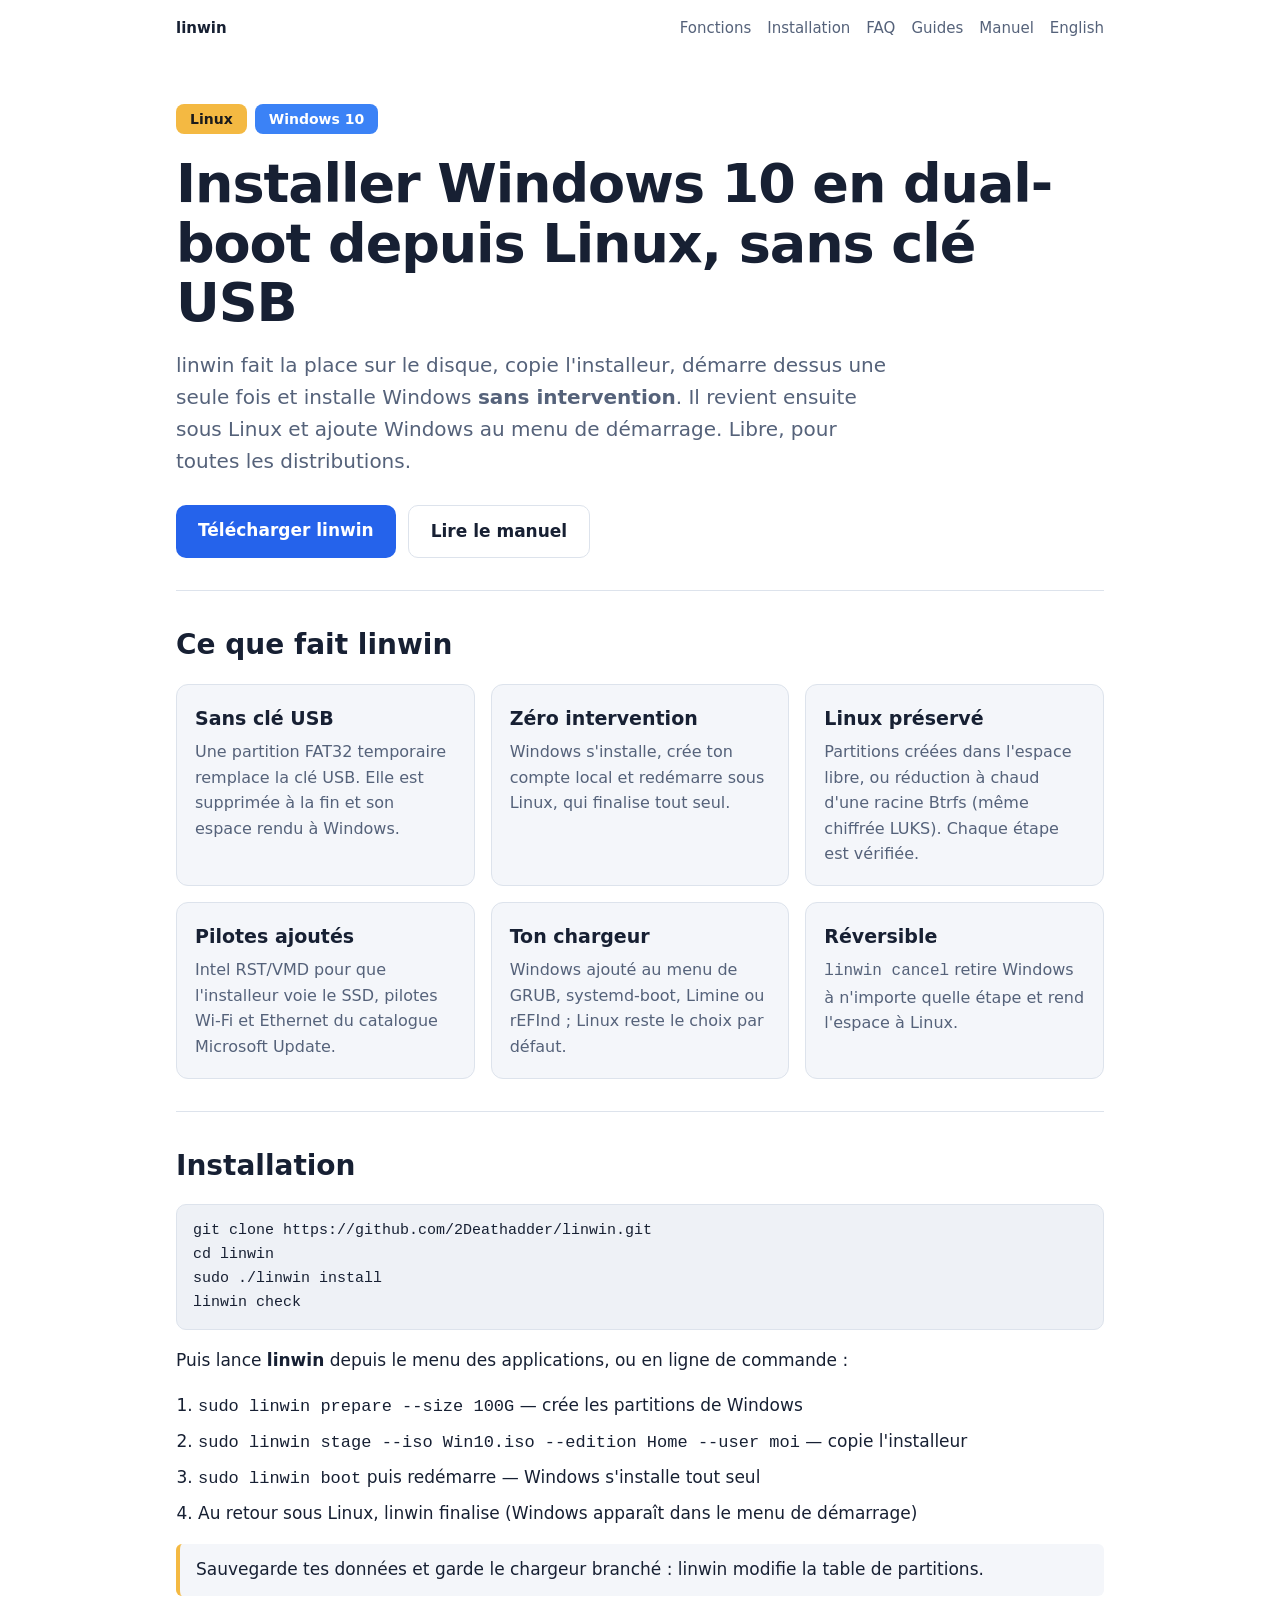
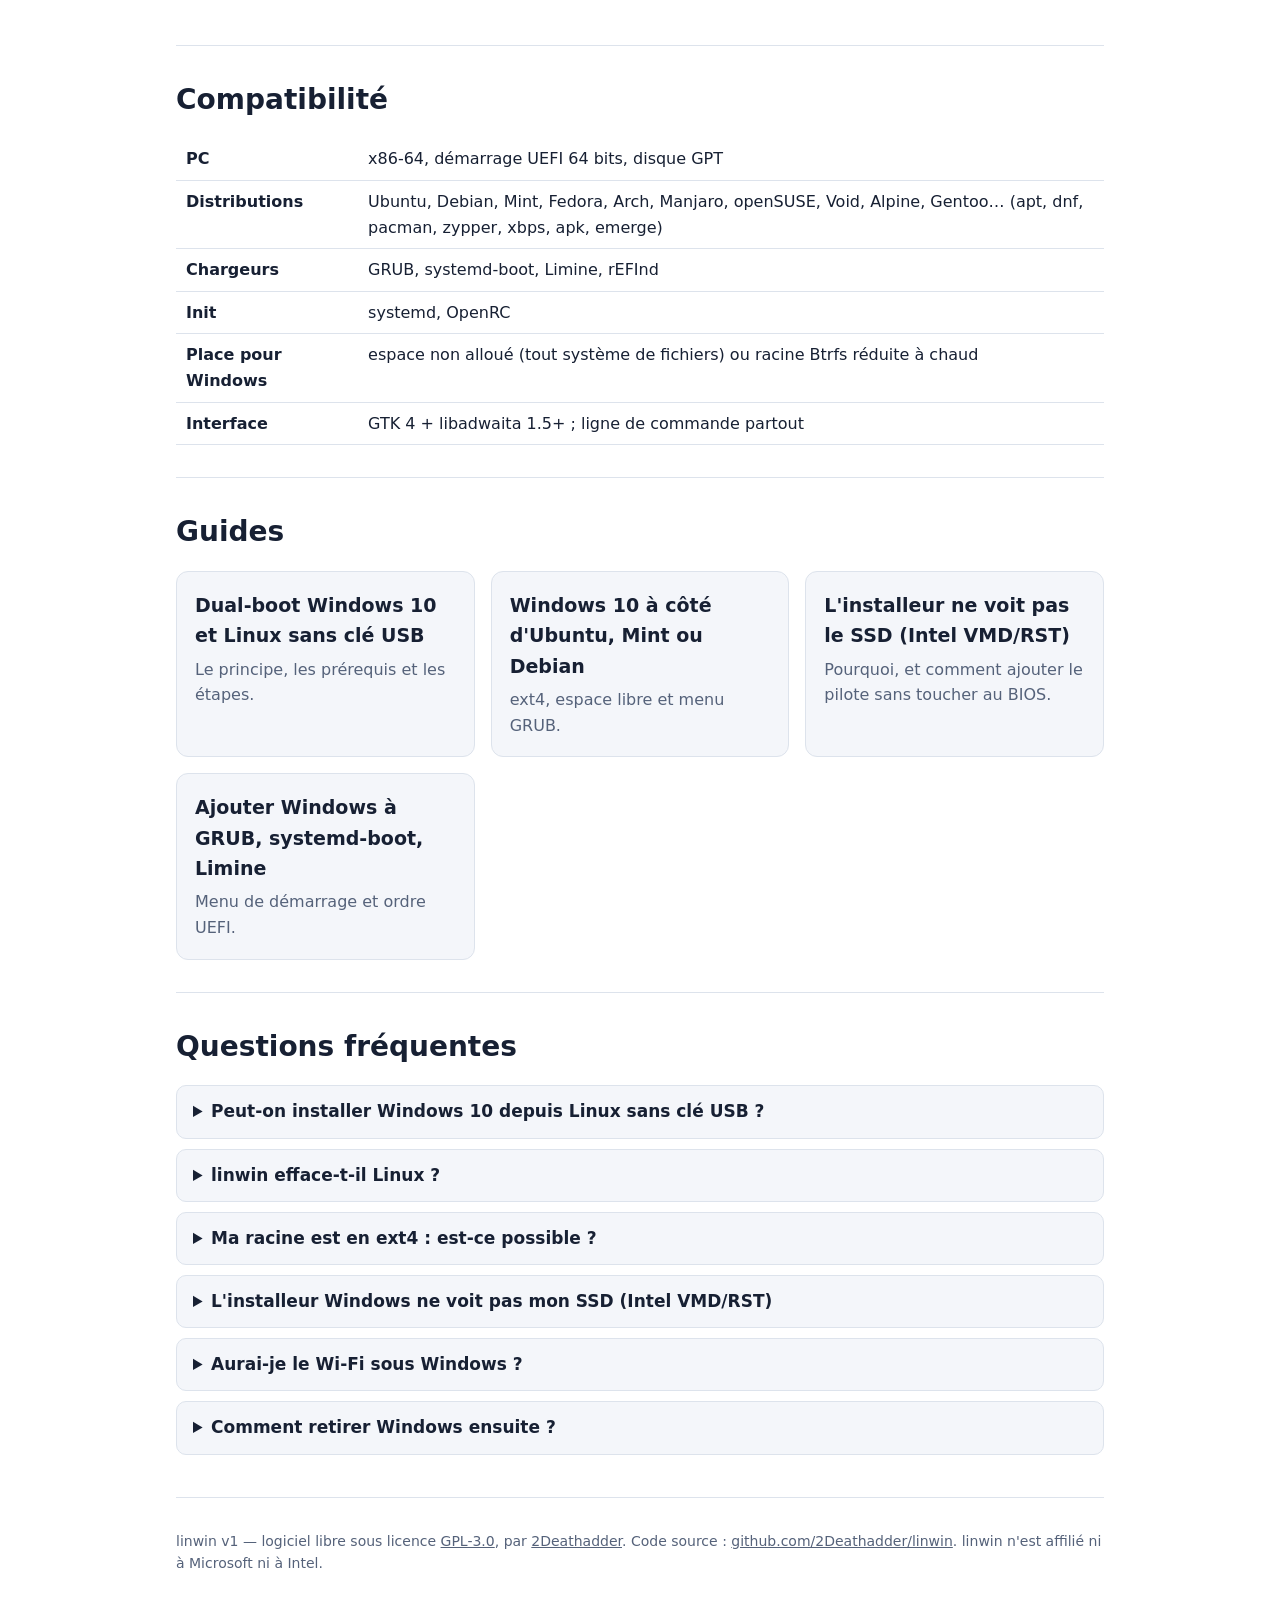
<file: docs/index.html>
<!doctype html>
<html lang="fr">
<head>
<meta charset="utf-8">
<meta name="viewport" content="width=device-width, initial-scale=1">
<title>linwin — installer Windows 10 en dual-boot depuis Linux, sans clé USB</title>
<meta name="description" content="linwin installe Windows 10 à côté de Linux sans clé USB : partitionnement automatique, installation sans intervention, pilotes Wi-Fi et Intel RST ajoutés, GRUB, systemd-boot et Limine. Libre (GPL-3.0), toutes distributions.">
<meta name="keywords" content="dual boot Linux Windows, installer Windows depuis Linux, Windows 10 sans clé USB, dual-boot sans USB, GRUB Windows, systemd-boot Windows, Limine Windows, Btrfs, Intel RST VMD, WinPE, unattend">
<link rel="canonical" href="https://2deathadder.github.io/linwin/">
<link rel="alternate" hreflang="fr" href="https://2deathadder.github.io/linwin/">
<link rel="alternate" hreflang="en" href="https://2deathadder.github.io/linwin/en/">
<link rel="alternate" hreflang="x-default" href="https://2deathadder.github.io/linwin/en/">
<meta name="robots" content="index, follow">
<meta name="google-site-verification" content="6x_nVg5ShqfbiN6l9bb-sRWy_I1lIZ5-ergKv65XdYc" />
<meta property="og:type" content="website">
<meta property="og:site_name" content="linwin">
<meta property="og:locale" content="fr_FR">
<meta property="og:locale:alternate" content="en_US">
<meta property="og:title" content="linwin — Windows 10 en dual-boot depuis Linux, sans clé USB">
<meta property="og:description" content="Installe Windows 10 à côté de Linux sans clé USB : installation automatique, pilotes ajoutés, toutes distributions.">
<meta property="og:url" content="https://2deathadder.github.io/linwin/">
<meta property="og:image" content="https://2deathadder.github.io/linwin/og.png">
<meta property="og:image:width" content="1200">
<meta property="og:image:height" content="630">
<meta name="twitter:card" content="summary_large_image">
<meta name="twitter:title" content="linwin — Windows 10 en dual-boot depuis Linux, sans clé USB">
<meta name="twitter:description" content="Installe Windows 10 à côté de Linux sans clé USB, automatiquement.">
<meta name="twitter:image" content="https://2deathadder.github.io/linwin/og.png">
<meta name="theme-color" content="#0f1724">
<link rel="icon" href="logo.svg" type="image/svg+xml">
<link rel="icon" href="logo-192.png" sizes="192x192" type="image/png">
<link rel="apple-touch-icon" href="logo-192.png">
<link rel="stylesheet" href="style.css">
<script type="application/ld+json">
{
  "@context": "https://schema.org",
  "@graph": [
    {
      "@type": "SoftwareApplication",
      "@id": "https://2deathadder.github.io/linwin/#app",
      "name": "linwin",
      "alternateName": "linwin v1",
      "description": "Outil libre qui installe Windows 10 en dual-boot natif depuis Linux, sans clé USB : il crée les partitions dans l'espace libre (ou réduit une racine Btrfs à chaud), copie l'installeur sur une petite partition qui remplace la clé USB, démarre dessus une fois, installe Windows sans intervention, puis ajoute Windows au menu de GRUB, systemd-boot, Limine ou rEFInd.",
      "applicationCategory": "UtilitiesApplication",
      "applicationSubCategory": "Dual-boot installer",
      "operatingSystem": "Linux (x86-64, UEFI)",
      "softwareVersion": "1.1",
      "datePublished": "2026-10-06",
      "inLanguage": ["fr", "en"],
      "license": "https://www.gnu.org/licenses/gpl-3.0.html",
      "isAccessibleForFree": true,
      "offers": { "@type": "Offer", "price": "0", "priceCurrency": "EUR" },
      "url": "https://2deathadder.github.io/linwin/",
      "downloadUrl": "https://github.com/2Deathadder/linwin/releases/latest",
      "codeRepository": "https://github.com/2Deathadder/linwin",
      "image": "https://2deathadder.github.io/linwin/og.png",
      "author": { "@type": "Person", "name": "2Deathadder", "url": "https://github.com/2Deathadder" },
      "featureList": [
        "Installation de Windows 10 sans clé USB depuis Linux",
        "Installation sans intervention avec retour automatique sous Linux",
        "Partitions créées dans l'espace non alloué, ou réduction à chaud de Btrfs (LUKS compris)",
        "Pilote Intel RST VMD ajouté pour que l'installeur voie le SSD",
        "Pilotes Wi-Fi et Ethernet du catalogue Microsoft Update",
        "Prise en charge de GRUB, systemd-boot, Limine et rEFInd",
        "Toutes distributions : apt, dnf, pacman, zypper, xbps, apk, emerge",
        "Annulation possible à toute étape"
      ]
    },
    {
      "@type": "FAQPage",
      "mainEntity": [
        {
          "@type": "Question",
          "name": "Peut-on installer Windows 10 depuis Linux sans clé USB ?",
          "acceptedAnswer": { "@type": "Answer", "text": "Oui. linwin crée une petite partition FAT32 qui joue le rôle de la clé USB, y copie l'ISO de Windows 10 et programme un démarrage unique dessus. Aucune clé USB ni DVD n'est nécessaire." }
        },
        {
          "@type": "Question",
          "name": "linwin efface-t-il Linux ?",
          "acceptedAnswer": { "@type": "Answer", "text": "Non. linwin utilise l'espace non alloué du disque, ou réduit à chaud une racine Btrfs avec des vérifications à chaque étape. L'installeur Windows ne peut écrire que sur la partition prévue. Une sauvegarde reste recommandée." }
        },
        {
          "@type": "Question",
          "name": "Quelles distributions Linux sont compatibles ?",
          "acceptedAnswer": { "@type": "Answer", "text": "Toutes les distributions courantes sur PC x86-64 en UEFI : Ubuntu, Debian, Linux Mint, Fedora, Arch, Manjaro, openSUSE, Void, Alpine, Gentoo… Les outils manquants s'installent automatiquement." }
        },
        {
          "@type": "Question",
          "name": "L'installeur Windows 10 ne voit pas le SSD (Intel VMD/RST), que faire ?",
          "acceptedAnswer": { "@type": "Answer", "text": "linwin détecte Intel VMD et ajoute automatiquement le pilote Intel RST (ou celui du catalogue Microsoft Update) à l'installeur. Rien à changer dans le BIOS." }
        },
        {
          "@type": "Question",
          "name": "Le Wi-Fi fonctionnera-t-il sous Windows après l'installation ?",
          "acceptedAnswer": { "@type": "Answer", "text": "Oui : pour chaque carte Wi-Fi ou Ethernet, linwin ajoute le pilote Windows 10 du catalogue Microsoft Update (Intel, MediaTek, Realtek…). Windows a donc le réseau dès le premier démarrage." }
        },
        {
          "@type": "Question",
          "name": "Comment désinstaller Windows ensuite ?",
          "acceptedAnswer": { "@type": "Answer", "text": "La commande « linwin cancel » supprime Windows, ses entrées de démarrage et ses partitions, puis rend l'espace à Linux. Elle fonctionne à n'importe quelle étape." }
        }
      ]
    }
  ]
}
</script>
</head>
<body>
<div class="wrap">
  <header class="top">
    <a class="brand" href="./">linwin</a>
    <nav>
      <a href="#fonctions">Fonctions</a>
      <a href="#installation">Installation</a>
      <a href="#faq">FAQ</a>
      <a href="guides/">Guides</a>
      <a href="https://github.com/2Deathadder/linwin#readme">Manuel</a>
      <a href="en/" hreflang="en" lang="en">English</a>
    </nav>
  </header>

  <main>
    <div class="hero">
      <div class="badges"><span class="badge l">Linux</span><span class="badge w">Windows 10</span></div>
      <h1>Installer Windows 10 en dual-boot depuis Linux, sans clé USB</h1>
      <p class="lead">linwin fait la place sur le disque, copie l'installeur, démarre dessus une seule fois et installe Windows
        <strong>sans intervention</strong>. Il revient ensuite sous Linux et ajoute Windows au menu de démarrage.
        Libre, pour toutes les distributions.</p>
      <div class="cta">
        <a class="btn primary" href="https://github.com/2Deathadder/linwin/releases/latest">Télécharger linwin</a>
        <a class="btn ghost" href="https://github.com/2Deathadder/linwin#readme">Lire le manuel</a>
      </div>
    </div>

    <section id="fonctions">
      <h2>Ce que fait linwin</h2>
      <div class="grid">
        <div class="card"><h3>Sans clé USB</h3><p>Une partition FAT32 temporaire remplace la clé USB. Elle est supprimée à la fin et son espace rendu à Windows.</p></div>
        <div class="card"><h3>Zéro intervention</h3><p>Windows s'installe, crée ton compte local et redémarre sous Linux, qui finalise tout seul.</p></div>
        <div class="card"><h3>Linux préservé</h3><p>Partitions créées dans l'espace libre, ou réduction à chaud d'une racine Btrfs (même chiffrée LUKS). Chaque étape est vérifiée.</p></div>
        <div class="card"><h3>Pilotes ajoutés</h3><p>Intel RST/VMD pour que l'installeur voie le SSD, pilotes Wi-Fi et Ethernet du catalogue Microsoft Update.</p></div>
        <div class="card"><h3>Ton chargeur</h3><p>Windows ajouté au menu de GRUB, systemd-boot, Limine ou rEFInd ; Linux reste le choix par défaut.</p></div>
        <div class="card"><h3>Réversible</h3><p><code>linwin cancel</code> retire Windows à n'importe quelle étape et rend l'espace à Linux.</p></div>
      </div>
    </section>

    <section id="installation">
      <h2>Installation</h2>
      <pre><code>git clone https://github.com/2Deathadder/linwin.git
cd linwin
sudo ./linwin install
linwin check</code></pre>
      <p>Puis lance <strong>linwin</strong> depuis le menu des applications, ou en ligne de commande :</p>
      <ol class="steps">
        <li><code>sudo linwin prepare --size 100G</code> — crée les partitions de Windows</li>
        <li><code>sudo linwin stage --iso Win10.iso --edition Home --user moi</code> — copie l'installeur</li>
        <li><code>sudo linwin boot</code> puis redémarre — Windows s'installe tout seul</li>
        <li>Au retour sous Linux, linwin finalise (Windows apparaît dans le menu de démarrage)</li>
      </ol>
      <p class="warn">Sauvegarde tes données et garde le chargeur branché : linwin modifie la table de partitions.</p>
    </section>

    <section id="compatibilite">
      <h2>Compatibilité</h2>
      <div class="table-scroll">
      <table>
        <tr><th>PC</th><td>x86-64, démarrage UEFI 64 bits, disque GPT</td></tr>
        <tr><th>Distributions</th><td>Ubuntu, Debian, Mint, Fedora, Arch, Manjaro, openSUSE, Void, Alpine, Gentoo… (apt, dnf, pacman, zypper, xbps, apk, emerge)</td></tr>
        <tr><th>Chargeurs</th><td>GRUB, systemd-boot, Limine, rEFInd</td></tr>
        <tr><th>Init</th><td>systemd, OpenRC</td></tr>
        <tr><th>Place pour Windows</th><td>espace non alloué (tout système de fichiers) ou racine Btrfs réduite à chaud</td></tr>
        <tr><th>Interface</th><td>GTK 4 + libadwaita 1.5+ ; ligne de commande partout</td></tr>
      </table>
      </div>
    </section>

    <section id="guides">
      <h2>Guides</h2>
      <div class="grid">
        <div class="card"><h3><a href="guides/dual-boot-sans-cle-usb/">Dual-boot Windows 10 et Linux sans clé USB</a></h3><p>Le principe, les prérequis et les étapes.</p></div>
        <div class="card"><h3><a href="guides/ubuntu-mint-debian/">Windows 10 à côté d'Ubuntu, Mint ou Debian</a></h3><p>ext4, espace libre et menu GRUB.</p></div>
        <div class="card"><h3><a href="guides/intel-vmd-rst-ssd-invisible/">L'installeur ne voit pas le SSD (Intel VMD/RST)</a></h3><p>Pourquoi, et comment ajouter le pilote sans toucher au BIOS.</p></div>
        <div class="card"><h3><a href="guides/ajouter-windows-grub-systemd-boot-limine/">Ajouter Windows à GRUB, systemd-boot, Limine</a></h3><p>Menu de démarrage et ordre UEFI.</p></div>
      </div>
    </section>

    <section id="faq">
      <h2>Questions fréquentes</h2>
      <details><summary>Peut-on installer Windows 10 depuis Linux sans clé USB ?</summary>
        <p>Oui. linwin crée une petite partition FAT32 qui joue le rôle de la clé USB, y copie l'ISO de Windows 10 et programme un démarrage unique dessus.</p></details>
      <details><summary>linwin efface-t-il Linux ?</summary>
        <p>Non. Il utilise l'espace non alloué, ou réduit une racine Btrfs avec des vérifications à chaque étape, et l'installeur ne peut écrire que sur la partition prévue. Une sauvegarde reste recommandée.</p></details>
      <details><summary>Ma racine est en ext4 : est-ce possible ?</summary>
        <p>Oui, s'il y a assez d'espace non alloué sur le disque. ext4 et XFS ne se réduisent pas pendant que Linux tourne : libère d'abord de l'espace (par exemple avec GParted depuis un système live).</p></details>
      <details><summary>L'installeur Windows ne voit pas mon SSD (Intel VMD/RST)</summary>
        <p>linwin détecte Intel VMD et ajoute automatiquement le pilote Intel RST à l'installeur. Rien à changer dans le BIOS.</p></details>
      <details><summary>Aurai-je le Wi-Fi sous Windows ?</summary>
        <p>Oui : linwin ajoute le pilote Windows 10 de chaque carte Wi-Fi et Ethernet depuis le catalogue Microsoft Update (Intel, MediaTek, Realtek…).</p></details>
      <details><summary>Comment retirer Windows ensuite ?</summary>
        <p><code>sudo linwin cancel</code> supprime Windows, ses entrées de démarrage et ses partitions, puis rend l'espace à Linux.</p></details>
    </section>
  </main>

  <footer>
    linwin v1 — logiciel libre sous licence <a href="https://github.com/2Deathadder/linwin/blob/main/LICENSE">GPL-3.0</a>,
    par <a href="https://github.com/2Deathadder">2Deathadder</a>.
    Code source : <a href="https://github.com/2Deathadder/linwin">github.com/2Deathadder/linwin</a>.
    linwin n'est affilié ni à Microsoft ni à Intel.
  </footer>
</div>
</body>
</html>
</file>
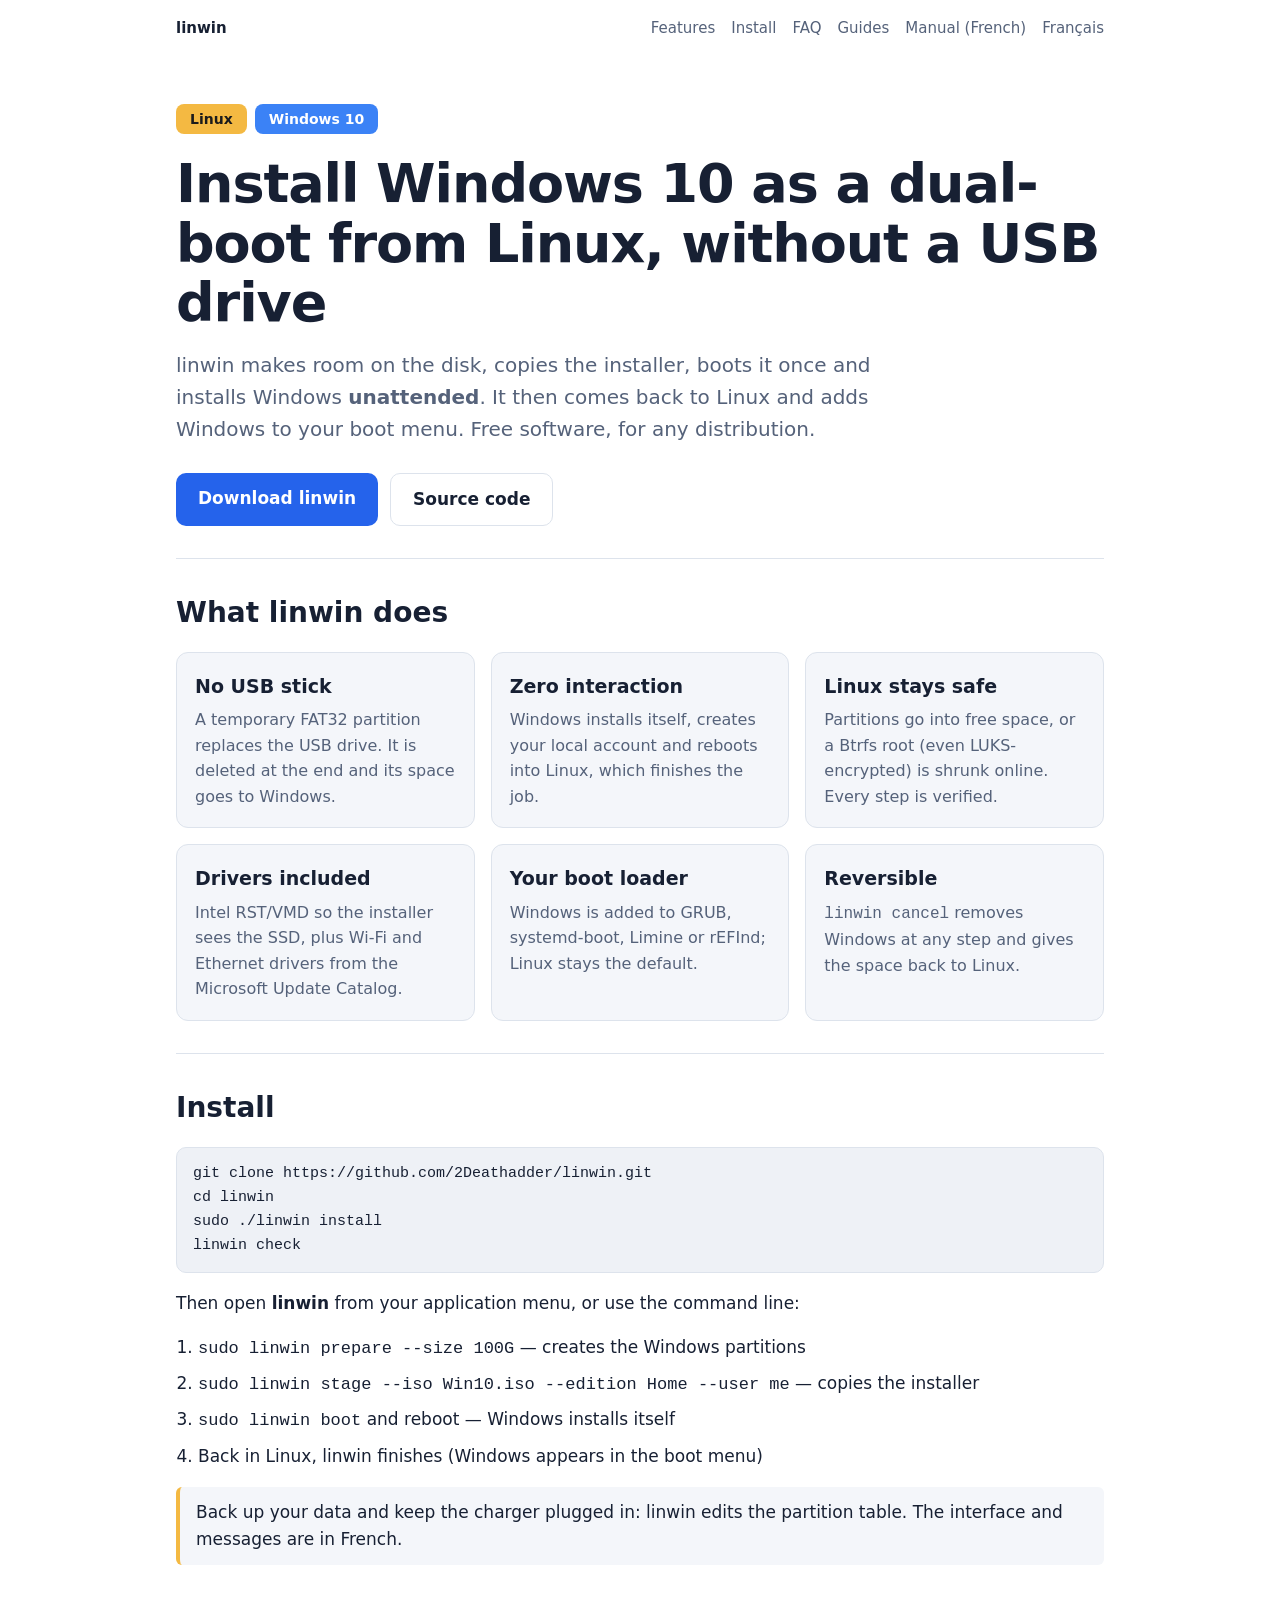
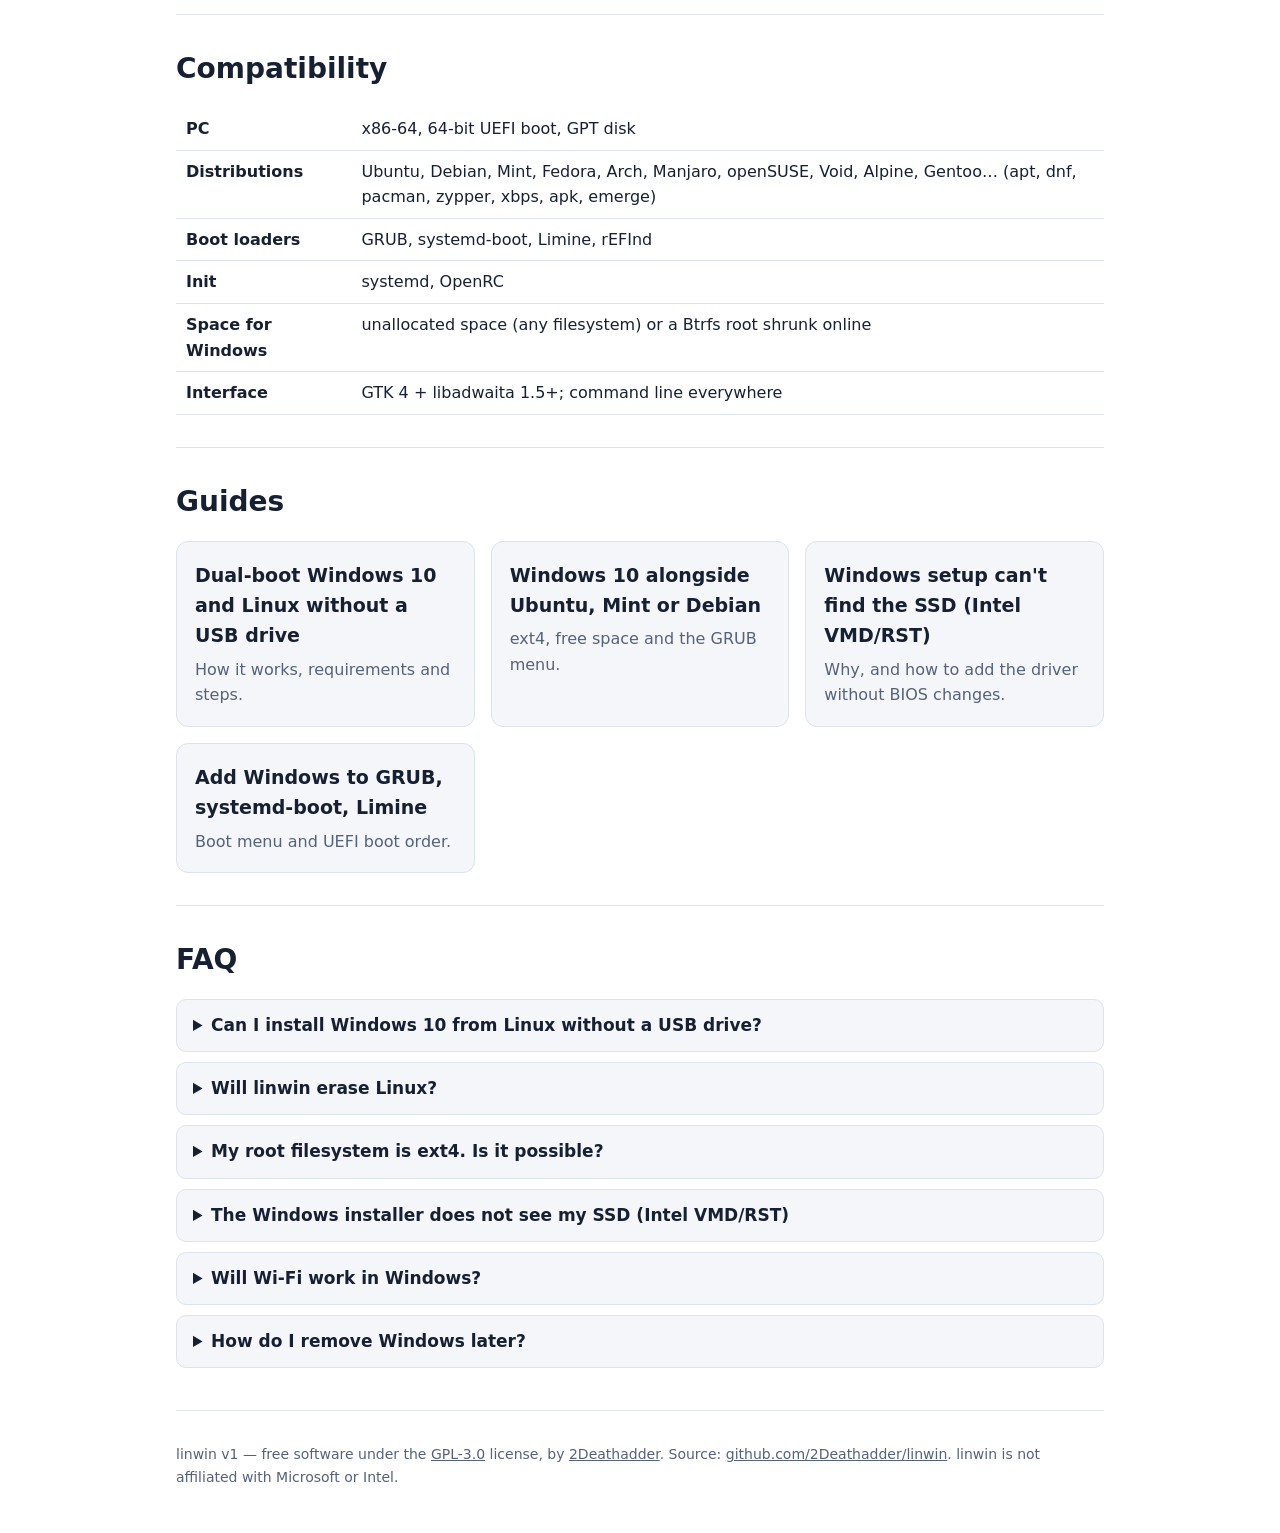
<file: docs/en/index.html>
<!doctype html>
<html lang="en">
<head>
<meta charset="utf-8">
<meta name="viewport" content="width=device-width, initial-scale=1">
<title>linwin — install Windows 10 dual-boot from Linux, no USB drive</title>
<meta name="description" content="linwin installs Windows 10 alongside Linux without a USB stick: automatic partitioning, unattended setup, Wi-Fi and Intel RST drivers included, GRUB, systemd-boot and Limine support. Free software (GPL-3.0), any distribution.">
<meta name="keywords" content="dual boot Linux Windows, install Windows from Linux, Windows 10 without USB, dual-boot without USB stick, GRUB Windows entry, systemd-boot Windows, Limine Windows, Btrfs shrink, Intel RST VMD driver, WinPE, unattended install">
<link rel="canonical" href="https://2deathadder.github.io/linwin/en/">
<link rel="alternate" hreflang="fr" href="https://2deathadder.github.io/linwin/">
<link rel="alternate" hreflang="en" href="https://2deathadder.github.io/linwin/en/">
<link rel="alternate" hreflang="x-default" href="https://2deathadder.github.io/linwin/en/">
<meta name="robots" content="index, follow">
<meta name="google-site-verification" content="6x_nVg5ShqfbiN6l9bb-sRWy_I1lIZ5-ergKv65XdYc" />
<meta property="og:type" content="website">
<meta property="og:site_name" content="linwin">
<meta property="og:locale" content="en_US">
<meta property="og:locale:alternate" content="fr_FR">
<meta property="og:title" content="linwin — Windows 10 dual-boot from Linux, no USB drive">
<meta property="og:description" content="Install Windows 10 alongside Linux without a USB stick: unattended setup, drivers included, any distribution.">
<meta property="og:url" content="https://2deathadder.github.io/linwin/en/">
<meta property="og:image" content="https://2deathadder.github.io/linwin/og.png">
<meta property="og:image:width" content="1200">
<meta property="og:image:height" content="630">
<meta name="twitter:card" content="summary_large_image">
<meta name="twitter:title" content="linwin — Windows 10 dual-boot from Linux, no USB drive">
<meta name="twitter:description" content="Install Windows 10 alongside Linux without a USB stick, unattended.">
<meta name="twitter:image" content="https://2deathadder.github.io/linwin/og.png">
<meta name="theme-color" content="#0f1724">
<link rel="icon" href="../logo.svg" type="image/svg+xml">
<link rel="icon" href="../logo-192.png" sizes="192x192" type="image/png">
<link rel="apple-touch-icon" href="../logo-192.png">
<link rel="stylesheet" href="../style.css">
<script type="application/ld+json">
{
  "@context": "https://schema.org",
  "@graph": [
    {
      "@type": "SoftwareApplication",
      "@id": "https://2deathadder.github.io/linwin/#app",
      "name": "linwin",
      "alternateName": "linwin v1",
      "description": "Free tool that installs Windows 10 as a native dual-boot from Linux without a USB drive: it creates the partitions in unallocated space (or shrinks a Btrfs root online), copies the installer to a small partition that replaces the USB stick, boots it once, installs Windows unattended, then adds Windows to the GRUB, systemd-boot, Limine or rEFInd menu.",
      "applicationCategory": "UtilitiesApplication",
      "applicationSubCategory": "Dual-boot installer",
      "operatingSystem": "Linux (x86-64, UEFI)",
      "softwareVersion": "1.1",
      "datePublished": "2026-10-06",
      "inLanguage": ["fr", "en"],
      "license": "https://www.gnu.org/licenses/gpl-3.0.html",
      "isAccessibleForFree": true,
      "offers": { "@type": "Offer", "price": "0", "priceCurrency": "USD" },
      "url": "https://2deathadder.github.io/linwin/en/",
      "downloadUrl": "https://github.com/2Deathadder/linwin/releases/latest",
      "codeRepository": "https://github.com/2Deathadder/linwin",
      "image": "https://2deathadder.github.io/linwin/og.png",
      "author": { "@type": "Person", "name": "2Deathadder", "url": "https://github.com/2Deathadder" },
      "featureList": [
        "Install Windows 10 from Linux without a USB drive",
        "Unattended installation with automatic return to Linux",
        "Partitions created in unallocated space, or online Btrfs shrink (LUKS supported)",
        "Intel RST VMD driver added so the installer sees the SSD",
        "Wi-Fi and Ethernet drivers from the Microsoft Update Catalog",
        "GRUB, systemd-boot, Limine and rEFInd support",
        "Any distribution: apt, dnf, pacman, zypper, xbps, apk, emerge",
        "Can be undone at any step"
      ]
    },
    {
      "@type": "FAQPage",
      "mainEntity": [
        {
          "@type": "Question",
          "name": "Can I install Windows 10 from Linux without a USB drive?",
          "acceptedAnswer": { "@type": "Answer", "text": "Yes. linwin creates a small FAT32 partition that acts as the USB stick, copies the Windows 10 ISO to it and schedules a one-time boot. No USB drive or DVD is needed." }
        },
        {
          "@type": "Question",
          "name": "Will linwin erase Linux?",
          "acceptedAnswer": { "@type": "Answer", "text": "No. linwin uses unallocated disk space, or shrinks a Btrfs root online with checks at every step. The Windows installer may only write to the planned partition. A backup is still recommended." }
        },
        {
          "@type": "Question",
          "name": "Which Linux distributions are supported?",
          "acceptedAnswer": { "@type": "Answer", "text": "All common distributions on x86-64 UEFI PCs: Ubuntu, Debian, Linux Mint, Fedora, Arch, Manjaro, openSUSE, Void, Alpine, Gentoo… Missing tools are installed automatically." }
        },
        {
          "@type": "Question",
          "name": "The Windows 10 installer does not see my SSD (Intel VMD/RST). What can I do?",
          "acceptedAnswer": { "@type": "Answer", "text": "linwin detects Intel VMD and automatically adds the Intel RST driver (or the one from the Microsoft Update Catalog) to the installer. No BIOS change is needed." }
        },
        {
          "@type": "Question",
          "name": "Will Wi-Fi work in Windows after installation?",
          "acceptedAnswer": { "@type": "Answer", "text": "Yes: for every Wi-Fi or Ethernet card, linwin adds the Windows 10 driver from the Microsoft Update Catalog (Intel, MediaTek, Realtek…), so Windows has network access on first boot." }
        },
        {
          "@type": "Question",
          "name": "How do I remove Windows afterwards?",
          "acceptedAnswer": { "@type": "Answer", "text": "The command “linwin cancel” removes Windows, its boot entries and its partitions, then gives the space back to Linux. It works at any step." }
        }
      ]
    }
  ]
}
</script>
</head>
<body>
<div class="wrap">
  <header class="top">
    <a class="brand" href="./">linwin</a>
    <nav>
      <a href="#features">Features</a>
      <a href="#install">Install</a>
      <a href="#faq">FAQ</a>
      <a href="guides/">Guides</a>
      <a href="https://github.com/2Deathadder/linwin#readme">Manual (French)</a>
      <a href="../" hreflang="fr" lang="fr">Français</a>
    </nav>
  </header>

  <main>
    <div class="hero">
      <div class="badges"><span class="badge l">Linux</span><span class="badge w">Windows 10</span></div>
      <h1>Install Windows 10 as a dual-boot from Linux, without a USB drive</h1>
      <p class="lead">linwin makes room on the disk, copies the installer, boots it once and installs Windows
        <strong>unattended</strong>. It then comes back to Linux and adds Windows to your boot menu.
        Free software, for any distribution.</p>
      <div class="cta">
        <a class="btn primary" href="https://github.com/2Deathadder/linwin/releases/latest">Download linwin</a>
        <a class="btn ghost" href="https://github.com/2Deathadder/linwin">Source code</a>
      </div>
    </div>

    <section id="features">
      <h2>What linwin does</h2>
      <div class="grid">
        <div class="card"><h3>No USB stick</h3><p>A temporary FAT32 partition replaces the USB drive. It is deleted at the end and its space goes to Windows.</p></div>
        <div class="card"><h3>Zero interaction</h3><p>Windows installs itself, creates your local account and reboots into Linux, which finishes the job.</p></div>
        <div class="card"><h3>Linux stays safe</h3><p>Partitions go into free space, or a Btrfs root (even LUKS-encrypted) is shrunk online. Every step is verified.</p></div>
        <div class="card"><h3>Drivers included</h3><p>Intel RST/VMD so the installer sees the SSD, plus Wi-Fi and Ethernet drivers from the Microsoft Update Catalog.</p></div>
        <div class="card"><h3>Your boot loader</h3><p>Windows is added to GRUB, systemd-boot, Limine or rEFInd; Linux stays the default.</p></div>
        <div class="card"><h3>Reversible</h3><p><code>linwin cancel</code> removes Windows at any step and gives the space back to Linux.</p></div>
      </div>
    </section>

    <section id="install">
      <h2>Install</h2>
      <pre><code>git clone https://github.com/2Deathadder/linwin.git
cd linwin
sudo ./linwin install
linwin check</code></pre>
      <p>Then open <strong>linwin</strong> from your application menu, or use the command line:</p>
      <ol class="steps">
        <li><code>sudo linwin prepare --size 100G</code> — creates the Windows partitions</li>
        <li><code>sudo linwin stage --iso Win10.iso --edition Home --user me</code> — copies the installer</li>
        <li><code>sudo linwin boot</code> and reboot — Windows installs itself</li>
        <li>Back in Linux, linwin finishes (Windows appears in the boot menu)</li>
      </ol>
      <p class="warn">Back up your data and keep the charger plugged in: linwin edits the partition table. The interface and messages are in French.</p>
    </section>

    <section id="compatibility">
      <h2>Compatibility</h2>
      <div class="table-scroll">
      <table>
        <tr><th>PC</th><td>x86-64, 64-bit UEFI boot, GPT disk</td></tr>
        <tr><th>Distributions</th><td>Ubuntu, Debian, Mint, Fedora, Arch, Manjaro, openSUSE, Void, Alpine, Gentoo… (apt, dnf, pacman, zypper, xbps, apk, emerge)</td></tr>
        <tr><th>Boot loaders</th><td>GRUB, systemd-boot, Limine, rEFInd</td></tr>
        <tr><th>Init</th><td>systemd, OpenRC</td></tr>
        <tr><th>Space for Windows</th><td>unallocated space (any filesystem) or a Btrfs root shrunk online</td></tr>
        <tr><th>Interface</th><td>GTK 4 + libadwaita 1.5+; command line everywhere</td></tr>
      </table>
      </div>
    </section>

    <section id="guides">
      <h2>Guides</h2>
      <div class="grid">
        <div class="card"><h3><a href="guides/dual-boot-sans-cle-usb/">Dual-boot Windows 10 and Linux without a USB drive</a></h3><p>How it works, requirements and steps.</p></div>
        <div class="card"><h3><a href="guides/ubuntu-mint-debian/">Windows 10 alongside Ubuntu, Mint or Debian</a></h3><p>ext4, free space and the GRUB menu.</p></div>
        <div class="card"><h3><a href="guides/intel-vmd-rst-ssd-invisible/">Windows setup can't find the SSD (Intel VMD/RST)</a></h3><p>Why, and how to add the driver without BIOS changes.</p></div>
        <div class="card"><h3><a href="guides/ajouter-windows-grub-systemd-boot-limine/">Add Windows to GRUB, systemd-boot, Limine</a></h3><p>Boot menu and UEFI boot order.</p></div>
      </div>
    </section>

    <section id="faq">
      <h2>FAQ</h2>
      <details><summary>Can I install Windows 10 from Linux without a USB drive?</summary>
        <p>Yes. linwin creates a small FAT32 partition that acts as the USB stick, copies the Windows 10 ISO to it and schedules a one-time boot.</p></details>
      <details><summary>Will linwin erase Linux?</summary>
        <p>No. It uses unallocated space, or shrinks a Btrfs root with checks at every step, and the installer may only write to the planned partition. A backup is still recommended.</p></details>
      <details><summary>My root filesystem is ext4. Is it possible?</summary>
        <p>Yes, if the disk has enough unallocated space. ext4 and XFS cannot be shrunk while Linux is running: free some space first (for example with GParted from a live system).</p></details>
      <details><summary>The Windows installer does not see my SSD (Intel VMD/RST)</summary>
        <p>linwin detects Intel VMD and adds the Intel RST driver to the installer automatically. No BIOS change is needed.</p></details>
      <details><summary>Will Wi-Fi work in Windows?</summary>
        <p>Yes: linwin adds the Windows 10 driver for each Wi-Fi and Ethernet card from the Microsoft Update Catalog (Intel, MediaTek, Realtek…).</p></details>
      <details><summary>How do I remove Windows later?</summary>
        <p><code>sudo linwin cancel</code> removes Windows, its boot entries and partitions, then gives the space back to Linux.</p></details>
    </section>
  </main>

  <footer>
    linwin v1 — free software under the <a href="https://github.com/2Deathadder/linwin/blob/main/LICENSE">GPL-3.0</a> license,
    by <a href="https://github.com/2Deathadder">2Deathadder</a>.
    Source: <a href="https://github.com/2Deathadder/linwin">github.com/2Deathadder/linwin</a>.
    linwin is not affiliated with Microsoft or Intel.
  </footer>
</div>
</body>
</html>
</file>
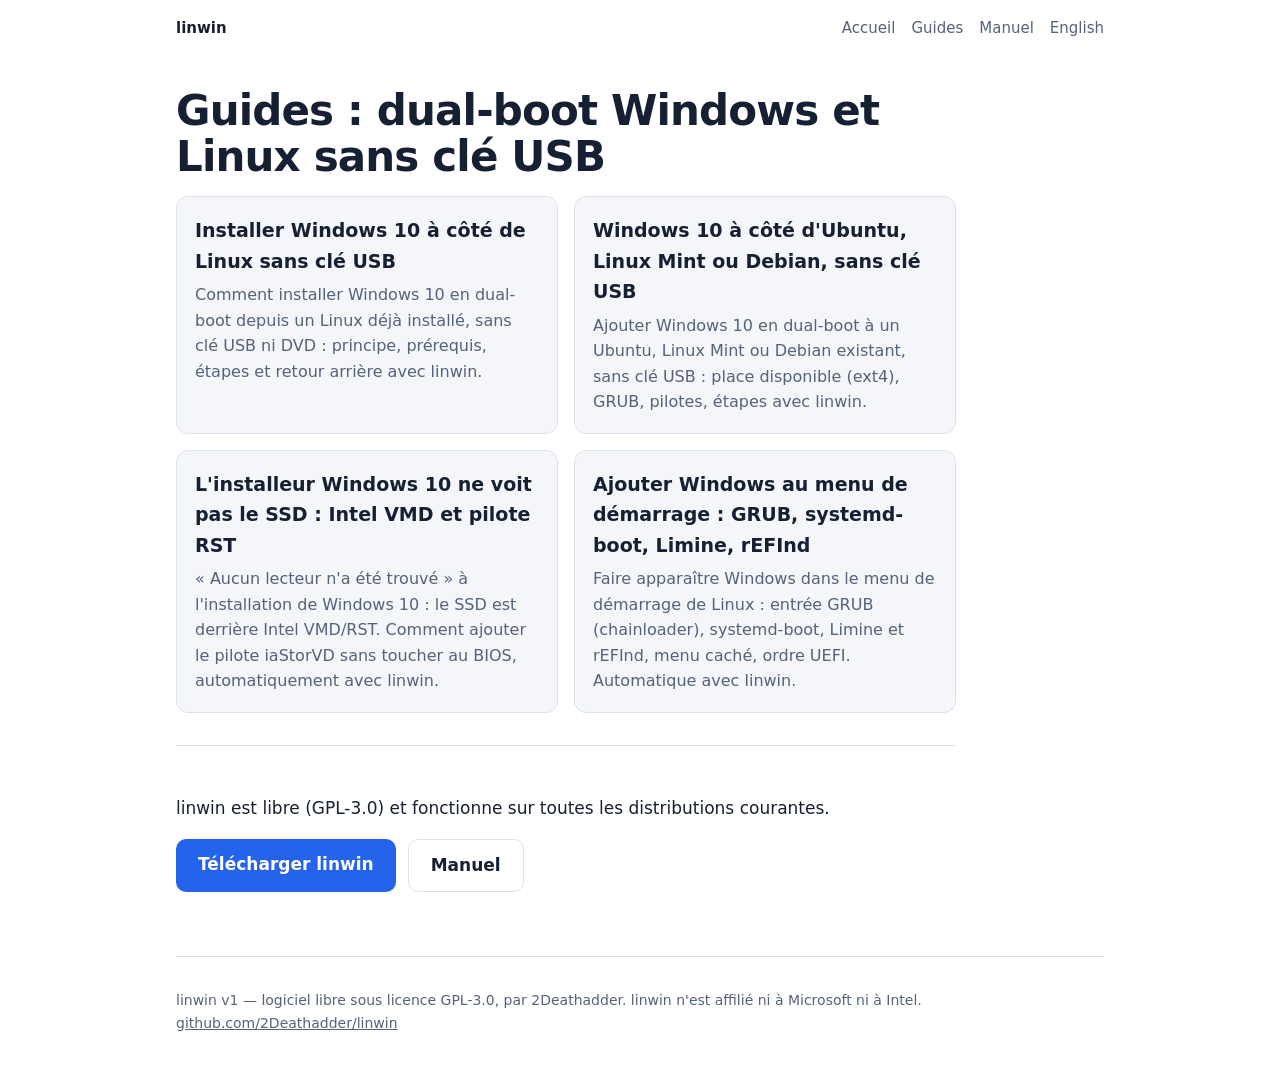
<file: docs/guides/index.html>
<!doctype html>
<html lang="fr">
<head>
<meta charset="utf-8">
<meta name="viewport" content="width=device-width, initial-scale=1">
<title>Guides : dual-boot Windows et Linux sans clé USB | linwin</title>
<meta name="description" content="Guides pratiques pour installer Windows 10 à côté de Linux sans clé USB : Ubuntu, GRUB, systemd-boot, Intel VMD/RST.">
<link rel="canonical" href="https://2deathadder.github.io/linwin/guides/">
<link rel="alternate" hreflang="fr" href="https://2deathadder.github.io/linwin/guides/">
<link rel="alternate" hreflang="en" href="https://2deathadder.github.io/linwin/en/guides/">
<link rel="alternate" hreflang="x-default" href="https://2deathadder.github.io/linwin/en/guides/">
<meta name="robots" content="index, follow">
<meta name="google-site-verification" content="6x_nVg5ShqfbiN6l9bb-sRWy_I1lIZ5-ergKv65XdYc" />
<meta property="og:type" content="website">
<meta property="og:site_name" content="linwin">
<meta property="og:locale" content="fr_FR">
<meta property="og:title" content="Guides : dual-boot Windows et Linux sans clé USB | linwin">
<meta property="og:description" content="Guides pratiques pour installer Windows 10 à côté de Linux sans clé USB : Ubuntu, GRUB, systemd-boot, Intel VMD/RST.">
<meta property="og:url" content="https://2deathadder.github.io/linwin/guides/">
<meta property="og:image" content="https://2deathadder.github.io/linwin/og.png">
<meta name="twitter:card" content="summary_large_image">
<meta name="theme-color" content="#0f1724">
<link rel="icon" href="https://2deathadder.github.io/linwin/logo.svg" type="image/svg+xml">
<link rel="icon" href="https://2deathadder.github.io/linwin/logo-192.png" sizes="192x192" type="image/png">
<link rel="stylesheet" href="../style.css">
<script type="application/ld+json">
{
  "@context": "https://schema.org",
  "@graph": [
    {
      "@type": "BreadcrumbList",
      "itemListElement": [
        {
          "@type": "ListItem",
          "position": 1,
          "name": "Accueil",
          "item": "https://2deathadder.github.io/linwin/"
        },
        {
          "@type": "ListItem",
          "position": 2,
          "name": "Guides",
          "item": "https://2deathadder.github.io/linwin/guides/"
        }
      ]
    }
  ]
}
</script>
</head>
<body>
<div class="wrap">
  <header class="top">
    <a class="brand" href="../">linwin</a>
    <nav>
      <a href="../">Accueil</a>
      <a href="../guides/">Guides</a>
      <a href="https://github.com/2Deathadder/linwin#readme">Manuel</a>
      <a href="https://2deathadder.github.io/linwin/en/guides/" hreflang="en" lang="en">English</a>
    </nav>
  </header>
  <main class="article">
    <h1>Guides : dual-boot Windows et Linux sans clé USB</h1>
    <div class="grid">
      <div class="card"><h3><a href="dual-boot-sans-cle-usb/">Installer Windows 10 à côté de Linux sans clé USB</a></h3><p>Comment installer Windows 10 en dual-boot depuis un Linux déjà installé, sans clé USB ni DVD : principe, prérequis, étapes et retour arrière avec linwin.</p></div>
      <div class="card"><h3><a href="ubuntu-mint-debian/">Windows 10 à côté d&#x27;Ubuntu, Linux Mint ou Debian, sans clé USB</a></h3><p>Ajouter Windows 10 en dual-boot à un Ubuntu, Linux Mint ou Debian existant, sans clé USB : place disponible (ext4), GRUB, pilotes, étapes avec linwin.</p></div>
      <div class="card"><h3><a href="intel-vmd-rst-ssd-invisible/">L&#x27;installeur Windows 10 ne voit pas le SSD : Intel VMD et pilote RST</a></h3><p>« Aucun lecteur n&#x27;a été trouvé » à l&#x27;installation de Windows 10 : le SSD est derrière Intel VMD/RST. Comment ajouter le pilote iaStorVD sans toucher au BIOS, automatiquement avec linwin.</p></div>
      <div class="card"><h3><a href="ajouter-windows-grub-systemd-boot-limine/">Ajouter Windows au menu de démarrage : GRUB, systemd-boot, Limine, rEFInd</a></h3><p>Faire apparaître Windows dans le menu de démarrage de Linux : entrée GRUB (chainloader), systemd-boot, Limine et rEFInd, menu caché, ordre UEFI. Automatique avec linwin.</p></div>
    </div>
    <section>
      <p>linwin est libre (GPL-3.0) et fonctionne sur toutes les distributions courantes.</p>
      <div class="cta">
        <a class="btn primary" href="https://github.com/2Deathadder/linwin/releases/latest">Télécharger linwin</a>
        <a class="btn ghost" href="https://github.com/2Deathadder/linwin#readme">Manuel</a>
      </div>
    </section>
  </main>
  <footer>linwin v1 — logiciel libre sous licence GPL-3.0, par 2Deathadder. linwin n'est affilié ni à Microsoft ni à Intel. <a href="https://github.com/2Deathadder/linwin">github.com/2Deathadder/linwin</a></footer>
</div>
</body>
</html>
</file>
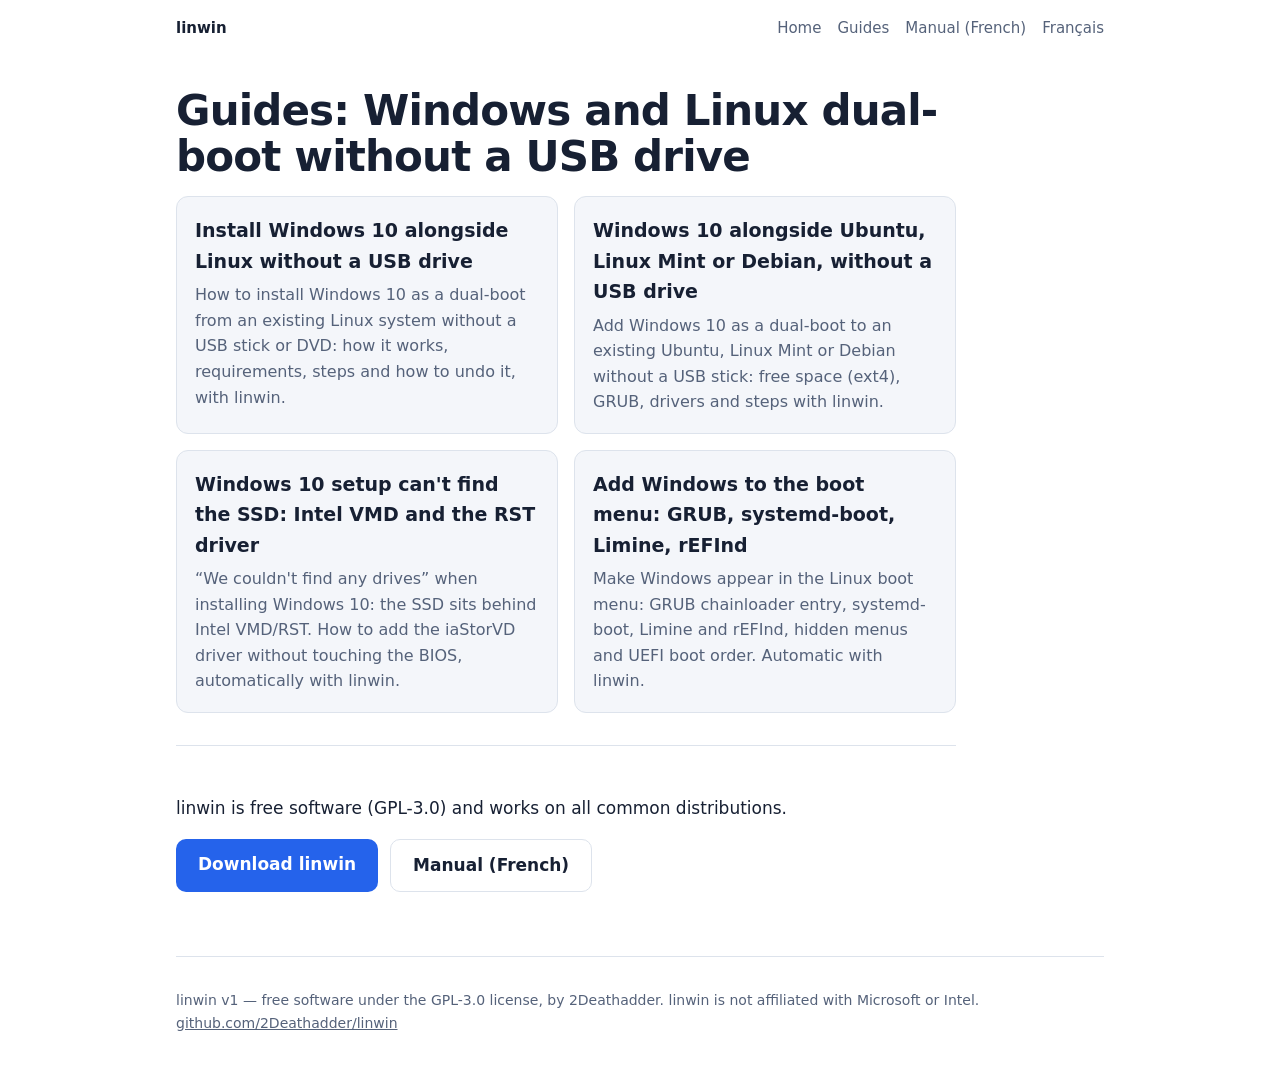
<file: docs/en/guides/index.html>
<!doctype html>
<html lang="en">
<head>
<meta charset="utf-8">
<meta name="viewport" content="width=device-width, initial-scale=1">
<title>Guides: Windows and Linux dual-boot without a USB drive | linwin</title>
<meta name="description" content="Practical guides to install Windows 10 alongside Linux without a USB drive: Ubuntu, GRUB, systemd-boot, Intel VMD/RST.">
<link rel="canonical" href="https://2deathadder.github.io/linwin/en/guides/">
<link rel="alternate" hreflang="fr" href="https://2deathadder.github.io/linwin/guides/">
<link rel="alternate" hreflang="en" href="https://2deathadder.github.io/linwin/en/guides/">
<link rel="alternate" hreflang="x-default" href="https://2deathadder.github.io/linwin/en/guides/">
<meta name="robots" content="index, follow">
<meta name="google-site-verification" content="6x_nVg5ShqfbiN6l9bb-sRWy_I1lIZ5-ergKv65XdYc" />
<meta property="og:type" content="website">
<meta property="og:site_name" content="linwin">
<meta property="og:locale" content="en_US">
<meta property="og:title" content="Guides: Windows and Linux dual-boot without a USB drive | linwin">
<meta property="og:description" content="Practical guides to install Windows 10 alongside Linux without a USB drive: Ubuntu, GRUB, systemd-boot, Intel VMD/RST.">
<meta property="og:url" content="https://2deathadder.github.io/linwin/en/guides/">
<meta property="og:image" content="https://2deathadder.github.io/linwin/og.png">
<meta name="twitter:card" content="summary_large_image">
<meta name="theme-color" content="#0f1724">
<link rel="icon" href="https://2deathadder.github.io/linwin/logo.svg" type="image/svg+xml">
<link rel="icon" href="https://2deathadder.github.io/linwin/logo-192.png" sizes="192x192" type="image/png">
<link rel="stylesheet" href="../../style.css">
<script type="application/ld+json">
{
  "@context": "https://schema.org",
  "@graph": [
    {
      "@type": "BreadcrumbList",
      "itemListElement": [
        {
          "@type": "ListItem",
          "position": 1,
          "name": "Home",
          "item": "https://2deathadder.github.io/linwin/en/"
        },
        {
          "@type": "ListItem",
          "position": 2,
          "name": "Guides",
          "item": "https://2deathadder.github.io/linwin/en/guides/"
        }
      ]
    }
  ]
}
</script>
</head>
<body>
<div class="wrap">
  <header class="top">
    <a class="brand" href="../">linwin</a>
    <nav>
      <a href="../">Home</a>
      <a href="../guides/">Guides</a>
      <a href="https://github.com/2Deathadder/linwin#readme">Manual (French)</a>
      <a href="https://2deathadder.github.io/linwin/guides/" hreflang="fr" lang="fr">Français</a>
    </nav>
  </header>
  <main class="article">
    <h1>Guides: Windows and Linux dual-boot without a USB drive</h1>
    <div class="grid">
      <div class="card"><h3><a href="dual-boot-sans-cle-usb/">Install Windows 10 alongside Linux without a USB drive</a></h3><p>How to install Windows 10 as a dual-boot from an existing Linux system without a USB stick or DVD: how it works, requirements, steps and how to undo it, with linwin.</p></div>
      <div class="card"><h3><a href="ubuntu-mint-debian/">Windows 10 alongside Ubuntu, Linux Mint or Debian, without a USB drive</a></h3><p>Add Windows 10 as a dual-boot to an existing Ubuntu, Linux Mint or Debian without a USB stick: free space (ext4), GRUB, drivers and steps with linwin.</p></div>
      <div class="card"><h3><a href="intel-vmd-rst-ssd-invisible/">Windows 10 setup can&#x27;t find the SSD: Intel VMD and the RST driver</a></h3><p>“We couldn&#x27;t find any drives” when installing Windows 10: the SSD sits behind Intel VMD/RST. How to add the iaStorVD driver without touching the BIOS, automatically with linwin.</p></div>
      <div class="card"><h3><a href="ajouter-windows-grub-systemd-boot-limine/">Add Windows to the boot menu: GRUB, systemd-boot, Limine, rEFInd</a></h3><p>Make Windows appear in the Linux boot menu: GRUB chainloader entry, systemd-boot, Limine and rEFInd, hidden menus and UEFI boot order. Automatic with linwin.</p></div>
    </div>
    <section>
      <p>linwin is free software (GPL-3.0) and works on all common distributions.</p>
      <div class="cta">
        <a class="btn primary" href="https://github.com/2Deathadder/linwin/releases/latest">Download linwin</a>
        <a class="btn ghost" href="https://github.com/2Deathadder/linwin#readme">Manual (French)</a>
      </div>
    </section>
  </main>
  <footer>linwin v1 — free software under the GPL-3.0 license, by 2Deathadder. linwin is not affiliated with Microsoft or Intel. <a href="https://github.com/2Deathadder/linwin">github.com/2Deathadder/linwin</a></footer>
</div>
</body>
</html>
</file>
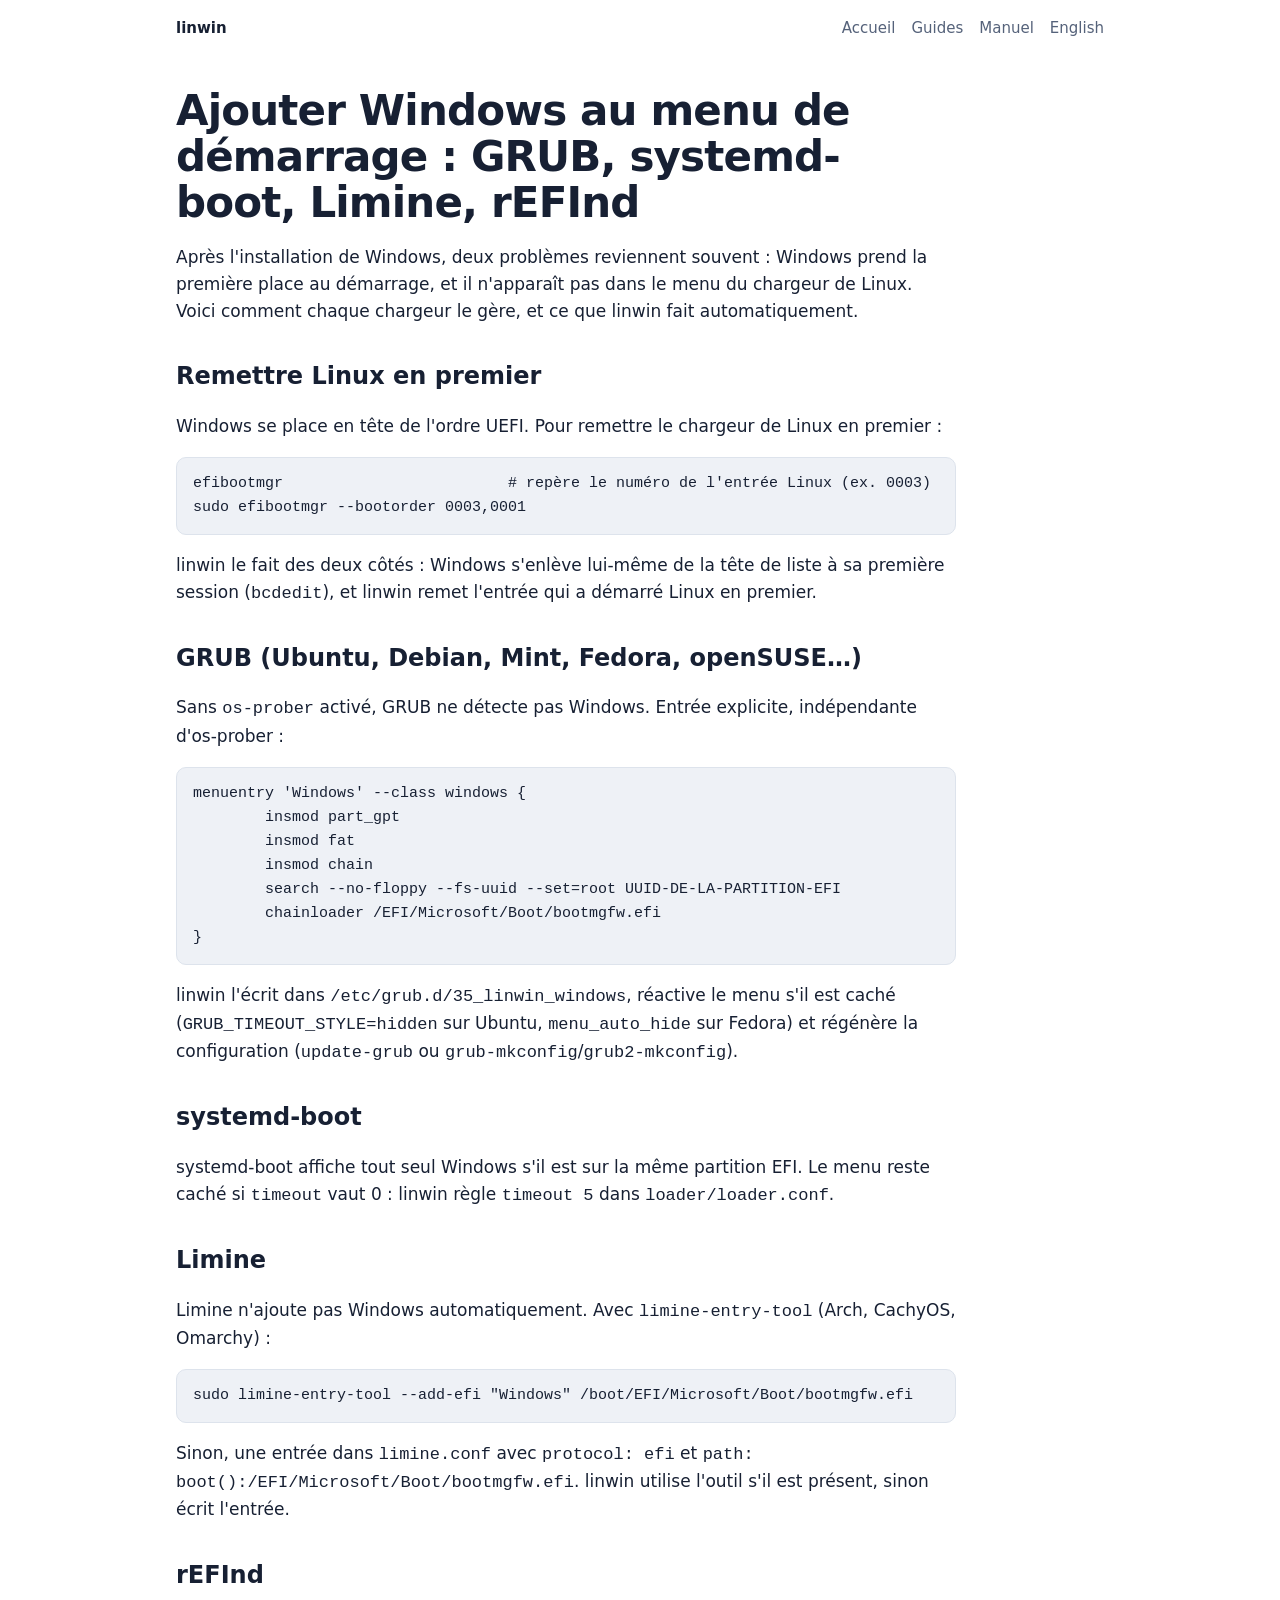
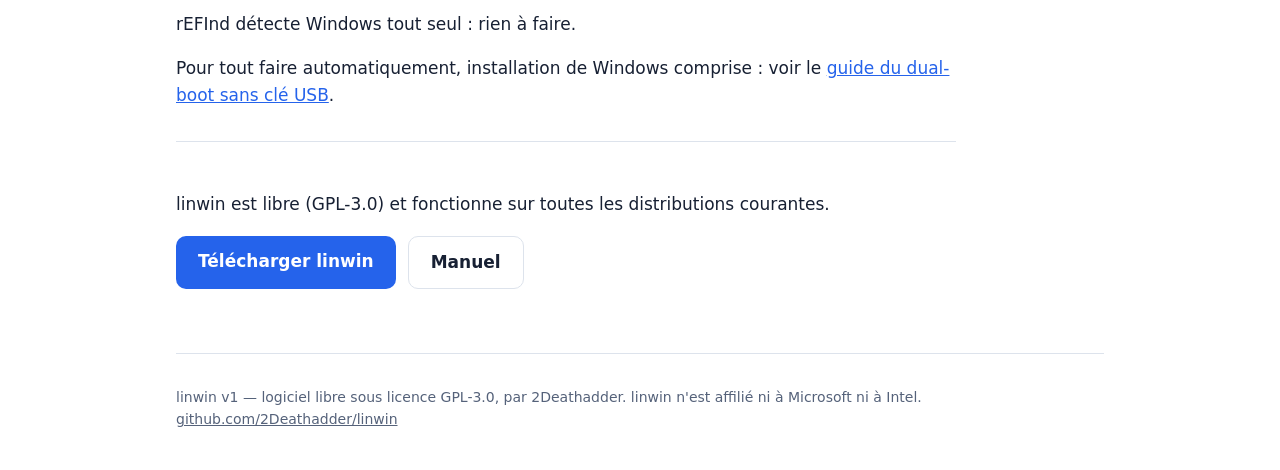
<file: docs/guides/ajouter-windows-grub-systemd-boot-limine/index.html>
<!doctype html>
<html lang="fr">
<head>
<meta charset="utf-8">
<meta name="viewport" content="width=device-width, initial-scale=1">
<title>Ajouter Windows au menu GRUB, systemd-boot, Limine ou rEFInd | linwin</title>
<meta name="description" content="Faire apparaître Windows dans le menu de démarrage de Linux : entrée GRUB (chainloader), systemd-boot, Limine et rEFInd, menu caché, ordre UEFI. Automatique avec linwin.">
<link rel="canonical" href="https://2deathadder.github.io/linwin/guides/ajouter-windows-grub-systemd-boot-limine/">
<link rel="alternate" hreflang="fr" href="https://2deathadder.github.io/linwin/guides/ajouter-windows-grub-systemd-boot-limine/">
<link rel="alternate" hreflang="en" href="https://2deathadder.github.io/linwin/en/guides/ajouter-windows-grub-systemd-boot-limine/">
<link rel="alternate" hreflang="x-default" href="https://2deathadder.github.io/linwin/en/guides/ajouter-windows-grub-systemd-boot-limine/">
<meta name="robots" content="index, follow">
<meta name="google-site-verification" content="6x_nVg5ShqfbiN6l9bb-sRWy_I1lIZ5-ergKv65XdYc" />
<meta property="og:type" content="article">
<meta property="og:site_name" content="linwin">
<meta property="og:locale" content="fr_FR">
<meta property="og:title" content="Ajouter Windows au menu GRUB, systemd-boot, Limine ou rEFInd | linwin">
<meta property="og:description" content="Faire apparaître Windows dans le menu de démarrage de Linux : entrée GRUB (chainloader), systemd-boot, Limine et rEFInd, menu caché, ordre UEFI. Automatique avec linwin.">
<meta property="og:url" content="https://2deathadder.github.io/linwin/guides/ajouter-windows-grub-systemd-boot-limine/">
<meta property="og:image" content="https://2deathadder.github.io/linwin/og.png">
<meta name="twitter:card" content="summary_large_image">
<meta name="theme-color" content="#0f1724">
<link rel="icon" href="https://2deathadder.github.io/linwin/logo.svg" type="image/svg+xml">
<link rel="icon" href="https://2deathadder.github.io/linwin/logo-192.png" sizes="192x192" type="image/png">
<link rel="stylesheet" href="../../style.css">
<script type="application/ld+json">
{
  "@context": "https://schema.org",
  "@graph": [
    {
      "@type": "BreadcrumbList",
      "itemListElement": [
        {
          "@type": "ListItem",
          "position": 1,
          "name": "Accueil",
          "item": "https://2deathadder.github.io/linwin/"
        },
        {
          "@type": "ListItem",
          "position": 2,
          "name": "Guides",
          "item": "https://2deathadder.github.io/linwin/guides/"
        },
        {
          "@type": "ListItem",
          "position": 3,
          "name": "Ajouter Windows au menu de démarrage : GRUB, systemd-boot, Limine, rEFInd",
          "item": "https://2deathadder.github.io/linwin/guides/ajouter-windows-grub-systemd-boot-limine/"
        }
      ]
    },
    {
      "@type": "TechArticle",
      "headline": "Ajouter Windows au menu de démarrage : GRUB, systemd-boot, Limine, rEFInd",
      "description": "Faire apparaître Windows dans le menu de démarrage de Linux : entrée GRUB (chainloader), systemd-boot, Limine et rEFInd, menu caché, ordre UEFI. Automatique avec linwin.",
      "inLanguage": "fr",
      "datePublished": "2026-10-06",
      "dateModified": "2026-10-06",
      "author": {
        "@type": "Person",
        "name": "2Deathadder",
        "url": "https://github.com/2Deathadder"
      },
      "image": "https://2deathadder.github.io/linwin/og.png",
      "mainEntityOfPage": "https://2deathadder.github.io/linwin/guides/ajouter-windows-grub-systemd-boot-limine/",
      "about": {
        "@id": "https://2deathadder.github.io/linwin/#app"
      }
    }
  ]
}
</script>
</head>
<body>
<div class="wrap">
  <header class="top">
    <a class="brand" href="../../">linwin</a>
    <nav>
      <a href="../../">Accueil</a>
      <a href="../../guides/">Guides</a>
      <a href="https://github.com/2Deathadder/linwin#readme">Manuel</a>
      <a href="https://2deathadder.github.io/linwin/en/guides/ajouter-windows-grub-systemd-boot-limine/" hreflang="en" lang="en">English</a>
    </nav>
  </header>
  <main class="article">
    <h1>Ajouter Windows au menu de démarrage : GRUB, systemd-boot, Limine, rEFInd</h1>

<p>Après l'installation de Windows, deux problèmes reviennent souvent : Windows prend la première place au démarrage,
et il n'apparaît pas dans le menu du chargeur de Linux. Voici comment chaque chargeur le gère, et ce que linwin fait
automatiquement.</p>

<h2>Remettre Linux en premier</h2>
<p>Windows se place en tête de l'ordre UEFI. Pour remettre le chargeur de Linux en premier :</p>
<pre><code>efibootmgr                         # repère le numéro de l'entrée Linux (ex. 0003)
sudo efibootmgr --bootorder 0003,0001</code></pre>
<p>linwin le fait des deux côtés : Windows s'enlève lui-même de la tête de liste à sa première session
(<code>bcdedit</code>), et linwin remet l'entrée qui a démarré Linux en premier.</p>

<h2>GRUB (Ubuntu, Debian, Mint, Fedora, openSUSE…)</h2>
<p>Sans <code>os-prober</code> activé, GRUB ne détecte pas Windows. Entrée explicite, indépendante d'os-prober :</p>
<pre><code>menuentry 'Windows' --class windows {
	insmod part_gpt
	insmod fat
	insmod chain
	search --no-floppy --fs-uuid --set=root UUID-DE-LA-PARTITION-EFI
	chainloader /EFI/Microsoft/Boot/bootmgfw.efi
}</code></pre>
<p>linwin l'écrit dans <code>/etc/grub.d/35_linwin_windows</code>, réactive le menu s'il est caché
(<code>GRUB_TIMEOUT_STYLE=hidden</code> sur Ubuntu, <code>menu_auto_hide</code> sur Fedora) et régénère la
configuration (<code>update-grub</code> ou <code>grub-mkconfig</code>/<code>grub2-mkconfig</code>).</p>

<h2>systemd-boot</h2>
<p>systemd-boot affiche tout seul Windows s'il est sur la même partition EFI. Le menu reste caché si
<code>timeout</code> vaut 0 : linwin règle <code>timeout 5</code> dans <code>loader/loader.conf</code>.</p>

<h2>Limine</h2>
<p>Limine n'ajoute pas Windows automatiquement. Avec <code>limine-entry-tool</code> (Arch, CachyOS, Omarchy) :</p>
<pre><code>sudo limine-entry-tool --add-efi "Windows" /boot/EFI/Microsoft/Boot/bootmgfw.efi</code></pre>
<p>Sinon, une entrée dans <code>limine.conf</code> avec <code>protocol: efi</code> et
<code>path: boot():/EFI/Microsoft/Boot/bootmgfw.efi</code>. linwin utilise l'outil s'il est présent, sinon écrit
l'entrée.</p>

<h2>rEFInd</h2>
<p>rEFInd détecte Windows tout seul : rien à faire.</p>

<p>Pour tout faire automatiquement, installation de Windows comprise : voir le
<a href="../dual-boot-sans-cle-usb/">guide du dual-boot sans clé USB</a>.</p>

    <section>
      <p>linwin est libre (GPL-3.0) et fonctionne sur toutes les distributions courantes.</p>
      <div class="cta">
        <a class="btn primary" href="https://github.com/2Deathadder/linwin/releases/latest">Télécharger linwin</a>
        <a class="btn ghost" href="https://github.com/2Deathadder/linwin#readme">Manuel</a>
      </div>
    </section>
  </main>
  <footer>linwin v1 — logiciel libre sous licence GPL-3.0, par 2Deathadder. linwin n'est affilié ni à Microsoft ni à Intel. <a href="https://github.com/2Deathadder/linwin">github.com/2Deathadder/linwin</a></footer>
</div>
</body>
</html>
</file>
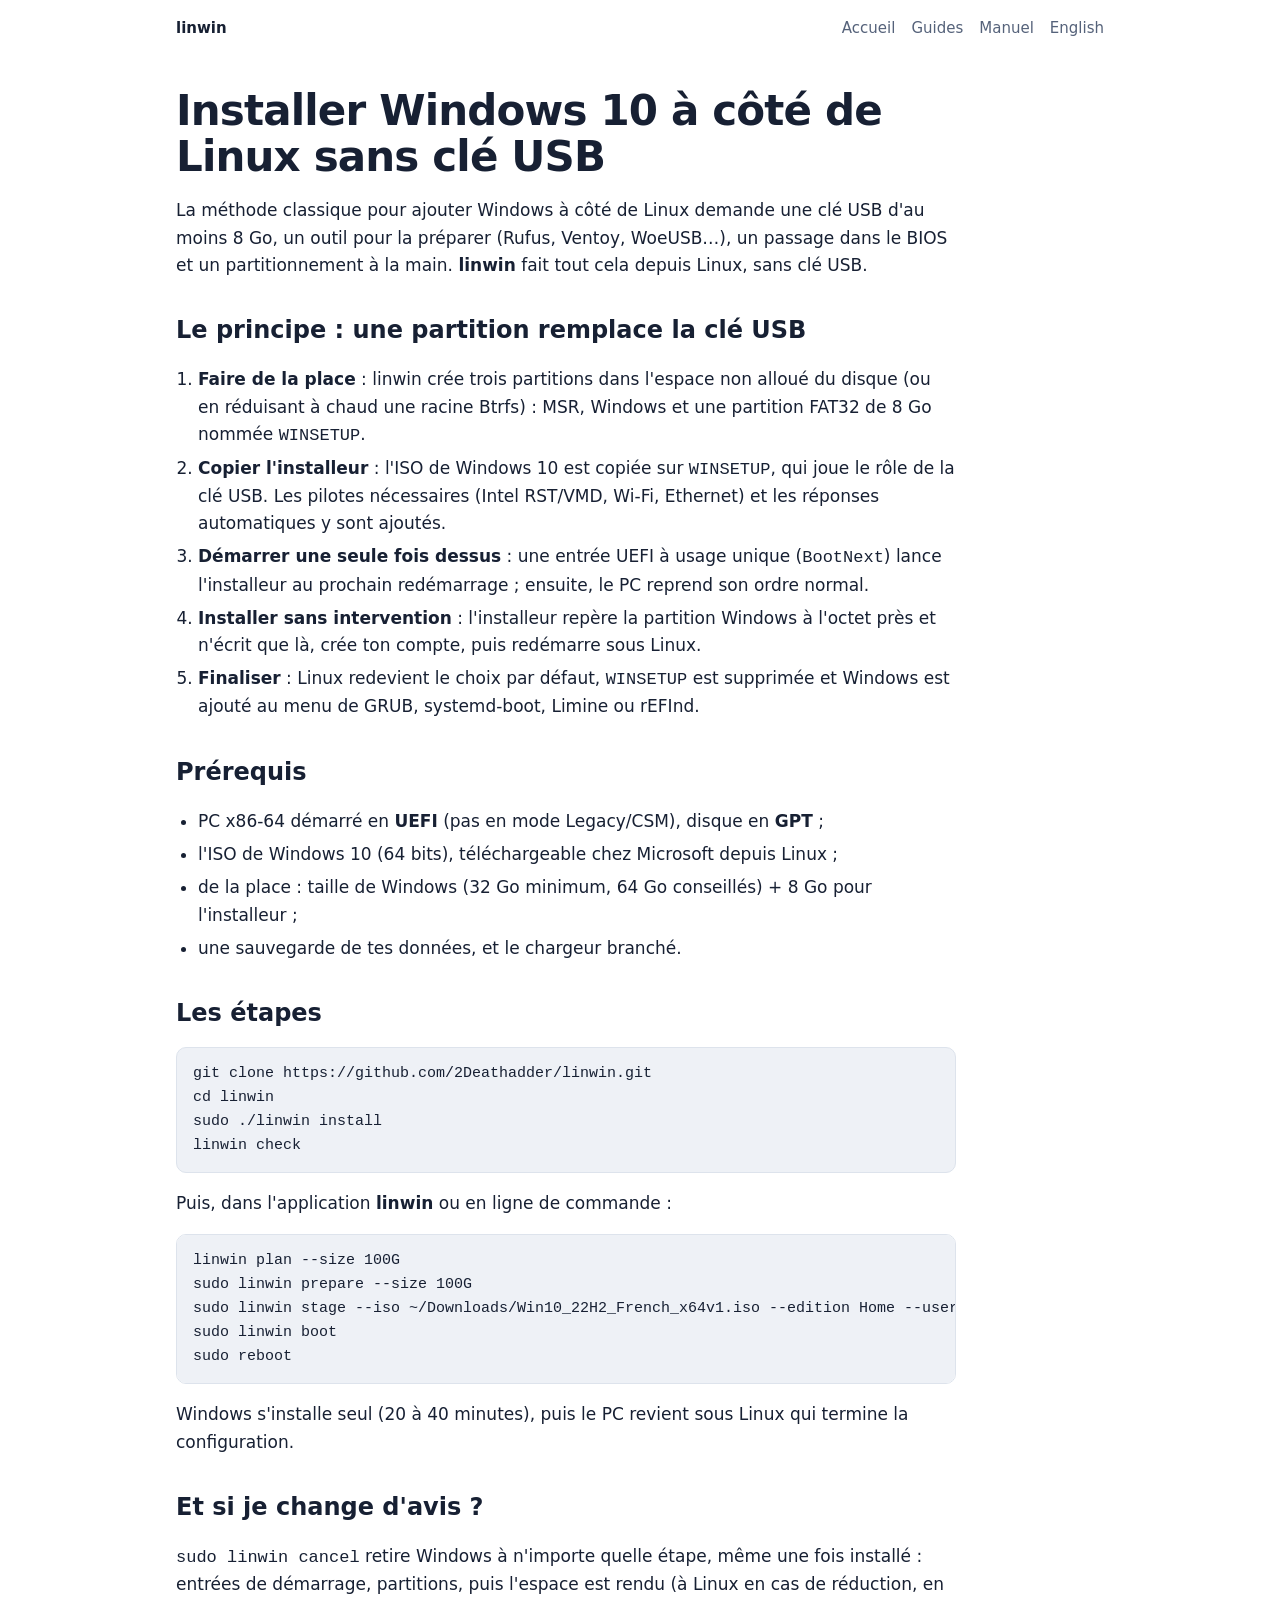
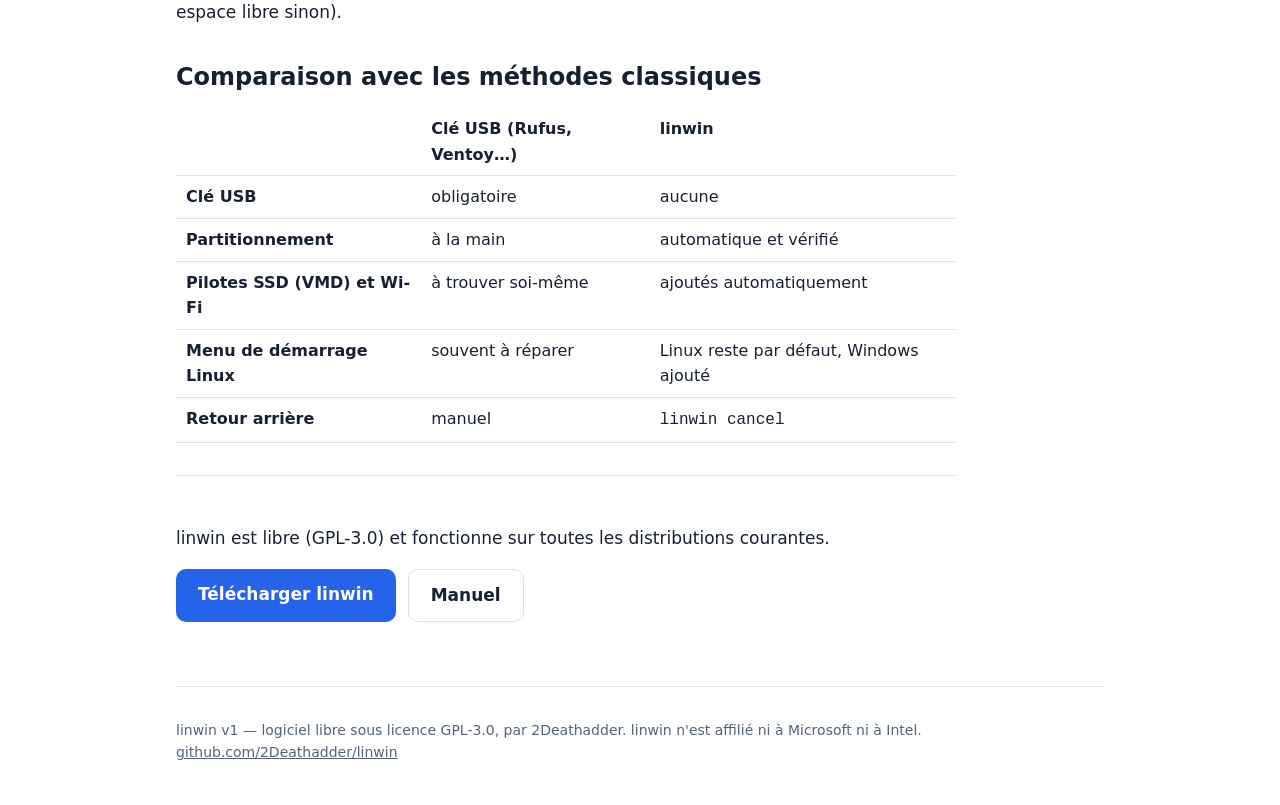
<file: docs/guides/dual-boot-sans-cle-usb/index.html>
<!doctype html>
<html lang="fr">
<head>
<meta charset="utf-8">
<meta name="viewport" content="width=device-width, initial-scale=1">
<title>Dual-boot Windows 10 et Linux sans clé USB : le guide complet | linwin</title>
<meta name="description" content="Comment installer Windows 10 en dual-boot depuis un Linux déjà installé, sans clé USB ni DVD : principe, prérequis, étapes et retour arrière avec linwin.">
<link rel="canonical" href="https://2deathadder.github.io/linwin/guides/dual-boot-sans-cle-usb/">
<link rel="alternate" hreflang="fr" href="https://2deathadder.github.io/linwin/guides/dual-boot-sans-cle-usb/">
<link rel="alternate" hreflang="en" href="https://2deathadder.github.io/linwin/en/guides/dual-boot-sans-cle-usb/">
<link rel="alternate" hreflang="x-default" href="https://2deathadder.github.io/linwin/en/guides/dual-boot-sans-cle-usb/">
<meta name="robots" content="index, follow">
<meta name="google-site-verification" content="6x_nVg5ShqfbiN6l9bb-sRWy_I1lIZ5-ergKv65XdYc" />
<meta property="og:type" content="article">
<meta property="og:site_name" content="linwin">
<meta property="og:locale" content="fr_FR">
<meta property="og:title" content="Dual-boot Windows 10 et Linux sans clé USB : le guide complet | linwin">
<meta property="og:description" content="Comment installer Windows 10 en dual-boot depuis un Linux déjà installé, sans clé USB ni DVD : principe, prérequis, étapes et retour arrière avec linwin.">
<meta property="og:url" content="https://2deathadder.github.io/linwin/guides/dual-boot-sans-cle-usb/">
<meta property="og:image" content="https://2deathadder.github.io/linwin/og.png">
<meta name="twitter:card" content="summary_large_image">
<meta name="theme-color" content="#0f1724">
<link rel="icon" href="https://2deathadder.github.io/linwin/logo.svg" type="image/svg+xml">
<link rel="icon" href="https://2deathadder.github.io/linwin/logo-192.png" sizes="192x192" type="image/png">
<link rel="stylesheet" href="../../style.css">
<script type="application/ld+json">
{
  "@context": "https://schema.org",
  "@graph": [
    {
      "@type": "BreadcrumbList",
      "itemListElement": [
        {
          "@type": "ListItem",
          "position": 1,
          "name": "Accueil",
          "item": "https://2deathadder.github.io/linwin/"
        },
        {
          "@type": "ListItem",
          "position": 2,
          "name": "Guides",
          "item": "https://2deathadder.github.io/linwin/guides/"
        },
        {
          "@type": "ListItem",
          "position": 3,
          "name": "Installer Windows 10 à côté de Linux sans clé USB",
          "item": "https://2deathadder.github.io/linwin/guides/dual-boot-sans-cle-usb/"
        }
      ]
    },
    {
      "@type": "TechArticle",
      "headline": "Installer Windows 10 à côté de Linux sans clé USB",
      "description": "Comment installer Windows 10 en dual-boot depuis un Linux déjà installé, sans clé USB ni DVD : principe, prérequis, étapes et retour arrière avec linwin.",
      "inLanguage": "fr",
      "datePublished": "2026-10-06",
      "dateModified": "2026-10-06",
      "author": {
        "@type": "Person",
        "name": "2Deathadder",
        "url": "https://github.com/2Deathadder"
      },
      "image": "https://2deathadder.github.io/linwin/og.png",
      "mainEntityOfPage": "https://2deathadder.github.io/linwin/guides/dual-boot-sans-cle-usb/",
      "about": {
        "@id": "https://2deathadder.github.io/linwin/#app"
      }
    }
  ]
}
</script>
</head>
<body>
<div class="wrap">
  <header class="top">
    <a class="brand" href="../../">linwin</a>
    <nav>
      <a href="../../">Accueil</a>
      <a href="../../guides/">Guides</a>
      <a href="https://github.com/2Deathadder/linwin#readme">Manuel</a>
      <a href="https://2deathadder.github.io/linwin/en/guides/dual-boot-sans-cle-usb/" hreflang="en" lang="en">English</a>
    </nav>
  </header>
  <main class="article">
    <h1>Installer Windows 10 à côté de Linux sans clé USB</h1>

<p>La méthode classique pour ajouter Windows à côté de Linux demande une clé USB d'au moins 8 Go, un outil pour la
préparer (Rufus, Ventoy, WoeUSB…), un passage dans le BIOS et un partitionnement à la main. <strong>linwin</strong>
fait tout cela depuis Linux, sans clé USB.</p>

<h2>Le principe : une partition remplace la clé USB</h2>
<ol>
<li><strong>Faire de la place</strong> : linwin crée trois partitions dans l'espace non alloué du disque (ou en
réduisant à chaud une racine Btrfs) : MSR, Windows et une partition FAT32 de 8 Go nommée <code>WINSETUP</code>.</li>
<li><strong>Copier l'installeur</strong> : l'ISO de Windows 10 est copiée sur <code>WINSETUP</code>, qui joue le rôle de
la clé USB. Les pilotes nécessaires (Intel RST/VMD, Wi-Fi, Ethernet) et les réponses automatiques y sont ajoutés.</li>
<li><strong>Démarrer une seule fois dessus</strong> : une entrée UEFI à usage unique (<code>BootNext</code>) lance
l'installeur au prochain redémarrage ; ensuite, le PC reprend son ordre normal.</li>
<li><strong>Installer sans intervention</strong> : l'installeur repère la partition Windows à l'octet près et
n'écrit que là, crée ton compte, puis redémarre sous Linux.</li>
<li><strong>Finaliser</strong> : Linux redevient le choix par défaut, <code>WINSETUP</code> est supprimée et Windows
est ajouté au menu de GRUB, systemd-boot, Limine ou rEFInd.</li>
</ol>

<h2>Prérequis</h2>
<ul>
<li>PC x86-64 démarré en <strong>UEFI</strong> (pas en mode Legacy/CSM), disque en <strong>GPT</strong> ;</li>
<li>l'ISO de Windows 10 (64 bits), téléchargeable chez Microsoft depuis Linux ;</li>
<li>de la place : taille de Windows (32 Go minimum, 64 Go conseillés) + 8 Go pour l'installeur ;</li>
<li>une sauvegarde de tes données, et le chargeur branché.</li>
</ul>

<h2>Les étapes</h2>
<pre><code>git clone https://github.com/2Deathadder/linwin.git
cd linwin
sudo ./linwin install
linwin check</code></pre>
<p>Puis, dans l'application <strong>linwin</strong> ou en ligne de commande :</p>
<pre><code>linwin plan --size 100G
sudo linwin prepare --size 100G
sudo linwin stage --iso ~/Downloads/Win10_22H2_French_x64v1.iso --edition Home --user moi
sudo linwin boot
sudo reboot</code></pre>
<p>Windows s'installe seul (20 à 40 minutes), puis le PC revient sous Linux qui termine la configuration.</p>

<h2>Et si je change d'avis ?</h2>
<p><code>sudo linwin cancel</code> retire Windows à n'importe quelle étape, même une fois installé : entrées de
démarrage, partitions, puis l'espace est rendu (à Linux en cas de réduction, en espace libre sinon).</p>

<h2>Comparaison avec les méthodes classiques</h2>
<div class="table-scroll"><table>
<tr><th></th><th>Clé USB (Rufus, Ventoy…)</th><th>linwin</th></tr>
<tr><th>Clé USB</th><td>obligatoire</td><td>aucune</td></tr>
<tr><th>Partitionnement</th><td>à la main</td><td>automatique et vérifié</td></tr>
<tr><th>Pilotes SSD (VMD) et Wi-Fi</th><td>à trouver soi-même</td><td>ajoutés automatiquement</td></tr>
<tr><th>Menu de démarrage Linux</th><td>souvent à réparer</td><td>Linux reste par défaut, Windows ajouté</td></tr>
<tr><th>Retour arrière</th><td>manuel</td><td><code>linwin cancel</code></td></tr>
</table></div>

    <section>
      <p>linwin est libre (GPL-3.0) et fonctionne sur toutes les distributions courantes.</p>
      <div class="cta">
        <a class="btn primary" href="https://github.com/2Deathadder/linwin/releases/latest">Télécharger linwin</a>
        <a class="btn ghost" href="https://github.com/2Deathadder/linwin#readme">Manuel</a>
      </div>
    </section>
  </main>
  <footer>linwin v1 — logiciel libre sous licence GPL-3.0, par 2Deathadder. linwin n'est affilié ni à Microsoft ni à Intel. <a href="https://github.com/2Deathadder/linwin">github.com/2Deathadder/linwin</a></footer>
</div>
</body>
</html>
</file>
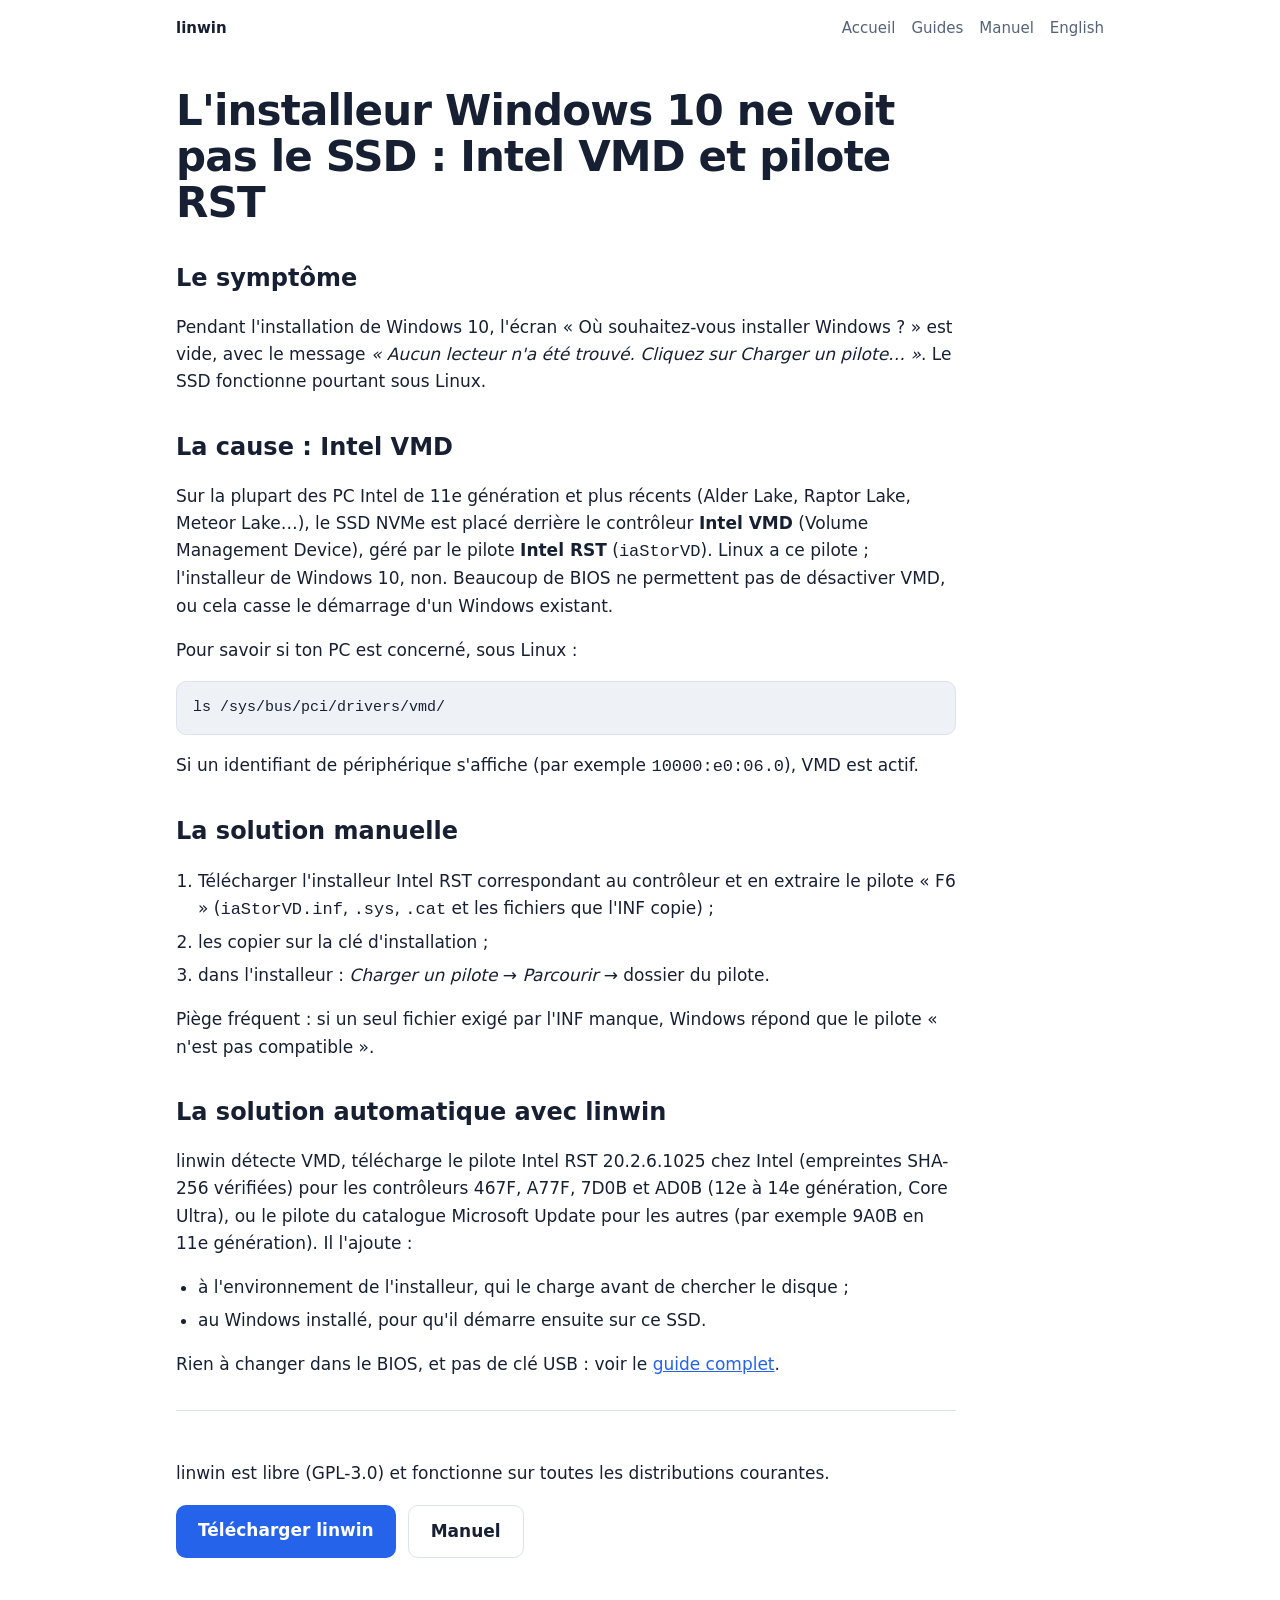
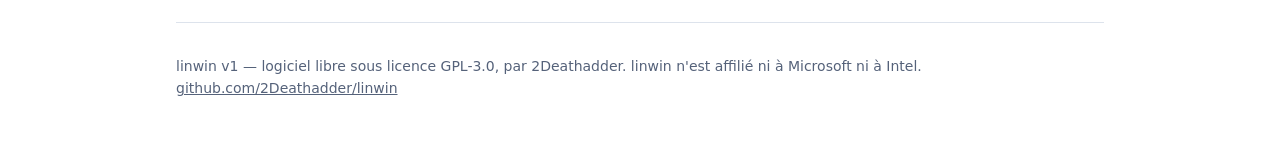
<file: docs/guides/intel-vmd-rst-ssd-invisible/index.html>
<!doctype html>
<html lang="fr">
<head>
<meta charset="utf-8">
<meta name="viewport" content="width=device-width, initial-scale=1">
<title>L&#x27;installeur Windows 10 ne voit pas le SSD (Intel VMD / RST) : solution sans BIOS | linwin</title>
<meta name="description" content="« Aucun lecteur n&#x27;a été trouvé » à l&#x27;installation de Windows 10 : le SSD est derrière Intel VMD/RST. Comment ajouter le pilote iaStorVD sans toucher au BIOS, automatiquement avec linwin.">
<link rel="canonical" href="https://2deathadder.github.io/linwin/guides/intel-vmd-rst-ssd-invisible/">
<link rel="alternate" hreflang="fr" href="https://2deathadder.github.io/linwin/guides/intel-vmd-rst-ssd-invisible/">
<link rel="alternate" hreflang="en" href="https://2deathadder.github.io/linwin/en/guides/intel-vmd-rst-ssd-invisible/">
<link rel="alternate" hreflang="x-default" href="https://2deathadder.github.io/linwin/en/guides/intel-vmd-rst-ssd-invisible/">
<meta name="robots" content="index, follow">
<meta name="google-site-verification" content="6x_nVg5ShqfbiN6l9bb-sRWy_I1lIZ5-ergKv65XdYc" />
<meta property="og:type" content="article">
<meta property="og:site_name" content="linwin">
<meta property="og:locale" content="fr_FR">
<meta property="og:title" content="L&#x27;installeur Windows 10 ne voit pas le SSD (Intel VMD / RST) : solution sans BIOS | linwin">
<meta property="og:description" content="« Aucun lecteur n&#x27;a été trouvé » à l&#x27;installation de Windows 10 : le SSD est derrière Intel VMD/RST. Comment ajouter le pilote iaStorVD sans toucher au BIOS, automatiquement avec linwin.">
<meta property="og:url" content="https://2deathadder.github.io/linwin/guides/intel-vmd-rst-ssd-invisible/">
<meta property="og:image" content="https://2deathadder.github.io/linwin/og.png">
<meta name="twitter:card" content="summary_large_image">
<meta name="theme-color" content="#0f1724">
<link rel="icon" href="https://2deathadder.github.io/linwin/logo.svg" type="image/svg+xml">
<link rel="icon" href="https://2deathadder.github.io/linwin/logo-192.png" sizes="192x192" type="image/png">
<link rel="stylesheet" href="../../style.css">
<script type="application/ld+json">
{
  "@context": "https://schema.org",
  "@graph": [
    {
      "@type": "BreadcrumbList",
      "itemListElement": [
        {
          "@type": "ListItem",
          "position": 1,
          "name": "Accueil",
          "item": "https://2deathadder.github.io/linwin/"
        },
        {
          "@type": "ListItem",
          "position": 2,
          "name": "Guides",
          "item": "https://2deathadder.github.io/linwin/guides/"
        },
        {
          "@type": "ListItem",
          "position": 3,
          "name": "L'installeur Windows 10 ne voit pas le SSD : Intel VMD et pilote RST",
          "item": "https://2deathadder.github.io/linwin/guides/intel-vmd-rst-ssd-invisible/"
        }
      ]
    },
    {
      "@type": "TechArticle",
      "headline": "L'installeur Windows 10 ne voit pas le SSD : Intel VMD et pilote RST",
      "description": "« Aucun lecteur n'a été trouvé » à l'installation de Windows 10 : le SSD est derrière Intel VMD/RST. Comment ajouter le pilote iaStorVD sans toucher au BIOS, automatiquement avec linwin.",
      "inLanguage": "fr",
      "datePublished": "2026-10-06",
      "dateModified": "2026-10-06",
      "author": {
        "@type": "Person",
        "name": "2Deathadder",
        "url": "https://github.com/2Deathadder"
      },
      "image": "https://2deathadder.github.io/linwin/og.png",
      "mainEntityOfPage": "https://2deathadder.github.io/linwin/guides/intel-vmd-rst-ssd-invisible/",
      "about": {
        "@id": "https://2deathadder.github.io/linwin/#app"
      }
    }
  ]
}
</script>
</head>
<body>
<div class="wrap">
  <header class="top">
    <a class="brand" href="../../">linwin</a>
    <nav>
      <a href="../../">Accueil</a>
      <a href="../../guides/">Guides</a>
      <a href="https://github.com/2Deathadder/linwin#readme">Manuel</a>
      <a href="https://2deathadder.github.io/linwin/en/guides/intel-vmd-rst-ssd-invisible/" hreflang="en" lang="en">English</a>
    </nav>
  </header>
  <main class="article">
    <h1>L&#x27;installeur Windows 10 ne voit pas le SSD : Intel VMD et pilote RST</h1>

<h2>Le symptôme</h2>
<p>Pendant l'installation de Windows 10, l'écran « Où souhaitez-vous installer Windows ? » est vide, avec le message
<em>« Aucun lecteur n'a été trouvé. Cliquez sur Charger un pilote… »</em>. Le SSD fonctionne pourtant sous Linux.</p>

<h2>La cause : Intel VMD</h2>
<p>Sur la plupart des PC Intel de 11e génération et plus récents (Alder Lake, Raptor Lake, Meteor Lake…), le SSD
NVMe est placé derrière le contrôleur <strong>Intel VMD</strong> (Volume Management Device), géré par le pilote
<strong>Intel RST</strong> (<code>iaStorVD</code>). Linux a ce pilote ; l'installeur de Windows 10, non. Beaucoup de
BIOS ne permettent pas de désactiver VMD, ou cela casse le démarrage d'un Windows existant.</p>
<p>Pour savoir si ton PC est concerné, sous Linux :</p>
<pre><code>ls /sys/bus/pci/drivers/vmd/</code></pre>
<p>Si un identifiant de périphérique s'affiche (par exemple <code>10000:e0:06.0</code>), VMD est actif.</p>

<h2>La solution manuelle</h2>
<ol>
<li>Télécharger l'installeur Intel RST correspondant au contrôleur et en extraire le pilote « F6 »
(<code>iaStorVD.inf</code>, <code>.sys</code>, <code>.cat</code> et les fichiers que l'INF copie) ;</li>
<li>les copier sur la clé d'installation ;</li>
<li>dans l'installeur : <em>Charger un pilote</em> → <em>Parcourir</em> → dossier du pilote.</li>
</ol>
<p>Piège fréquent : si un seul fichier exigé par l'INF manque, Windows répond que le pilote « n'est pas compatible ».</p>

<h2>La solution automatique avec linwin</h2>
<p>linwin détecte VMD, télécharge le pilote Intel RST 20.2.6.1025 chez Intel (empreintes SHA-256 vérifiées) pour les
contrôleurs 467F, A77F, 7D0B et AD0B (12e à 14e génération, Core Ultra), ou le pilote du catalogue Microsoft Update
pour les autres (par exemple 9A0B en 11e génération). Il l'ajoute :</p>
<ul>
<li>à l'environnement de l'installeur, qui le charge avant de chercher le disque ;</li>
<li>au Windows installé, pour qu'il démarre ensuite sur ce SSD.</li>
</ul>
<p>Rien à changer dans le BIOS, et pas de clé USB : voir le <a href="../dual-boot-sans-cle-usb/">guide complet</a>.</p>

    <section>
      <p>linwin est libre (GPL-3.0) et fonctionne sur toutes les distributions courantes.</p>
      <div class="cta">
        <a class="btn primary" href="https://github.com/2Deathadder/linwin/releases/latest">Télécharger linwin</a>
        <a class="btn ghost" href="https://github.com/2Deathadder/linwin#readme">Manuel</a>
      </div>
    </section>
  </main>
  <footer>linwin v1 — logiciel libre sous licence GPL-3.0, par 2Deathadder. linwin n'est affilié ni à Microsoft ni à Intel. <a href="https://github.com/2Deathadder/linwin">github.com/2Deathadder/linwin</a></footer>
</div>
</body>
</html>
</file>
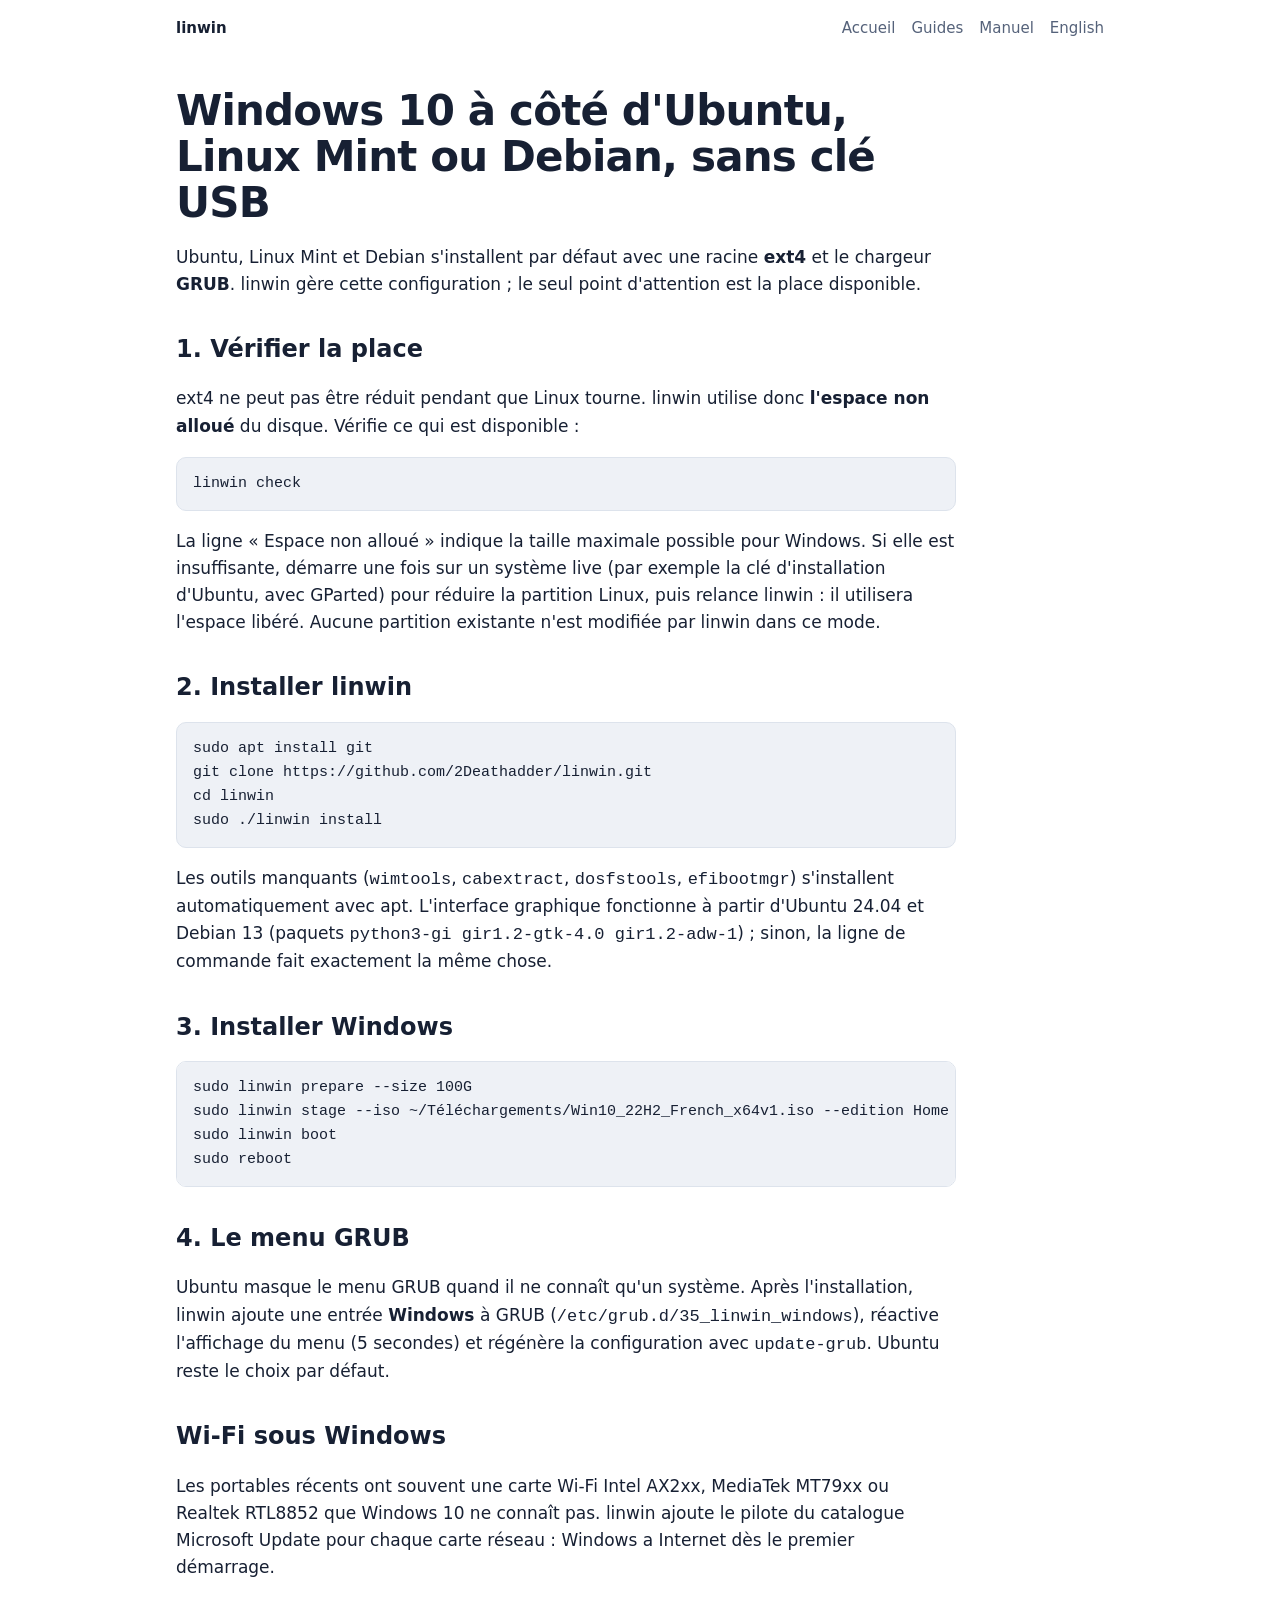
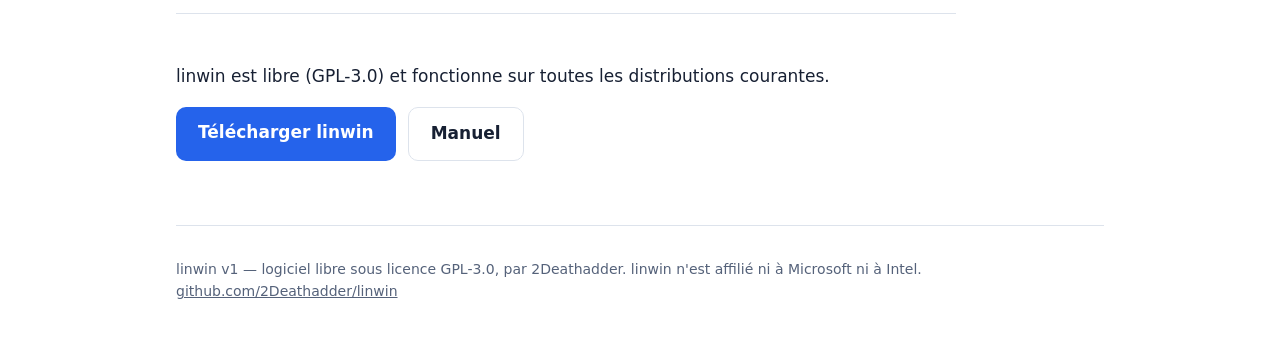
<file: docs/guides/ubuntu-mint-debian/index.html>
<!doctype html>
<html lang="fr">
<head>
<meta charset="utf-8">
<meta name="viewport" content="width=device-width, initial-scale=1">
<title>Installer Windows 10 à côté d&#x27;Ubuntu, Linux Mint ou Debian sans clé USB | linwin</title>
<meta name="description" content="Ajouter Windows 10 en dual-boot à un Ubuntu, Linux Mint ou Debian existant, sans clé USB : place disponible (ext4), GRUB, pilotes, étapes avec linwin.">
<link rel="canonical" href="https://2deathadder.github.io/linwin/guides/ubuntu-mint-debian/">
<link rel="alternate" hreflang="fr" href="https://2deathadder.github.io/linwin/guides/ubuntu-mint-debian/">
<link rel="alternate" hreflang="en" href="https://2deathadder.github.io/linwin/en/guides/ubuntu-mint-debian/">
<link rel="alternate" hreflang="x-default" href="https://2deathadder.github.io/linwin/en/guides/ubuntu-mint-debian/">
<meta name="robots" content="index, follow">
<meta name="google-site-verification" content="6x_nVg5ShqfbiN6l9bb-sRWy_I1lIZ5-ergKv65XdYc" />
<meta property="og:type" content="article">
<meta property="og:site_name" content="linwin">
<meta property="og:locale" content="fr_FR">
<meta property="og:title" content="Installer Windows 10 à côté d&#x27;Ubuntu, Linux Mint ou Debian sans clé USB | linwin">
<meta property="og:description" content="Ajouter Windows 10 en dual-boot à un Ubuntu, Linux Mint ou Debian existant, sans clé USB : place disponible (ext4), GRUB, pilotes, étapes avec linwin.">
<meta property="og:url" content="https://2deathadder.github.io/linwin/guides/ubuntu-mint-debian/">
<meta property="og:image" content="https://2deathadder.github.io/linwin/og.png">
<meta name="twitter:card" content="summary_large_image">
<meta name="theme-color" content="#0f1724">
<link rel="icon" href="https://2deathadder.github.io/linwin/logo.svg" type="image/svg+xml">
<link rel="icon" href="https://2deathadder.github.io/linwin/logo-192.png" sizes="192x192" type="image/png">
<link rel="stylesheet" href="../../style.css">
<script type="application/ld+json">
{
  "@context": "https://schema.org",
  "@graph": [
    {
      "@type": "BreadcrumbList",
      "itemListElement": [
        {
          "@type": "ListItem",
          "position": 1,
          "name": "Accueil",
          "item": "https://2deathadder.github.io/linwin/"
        },
        {
          "@type": "ListItem",
          "position": 2,
          "name": "Guides",
          "item": "https://2deathadder.github.io/linwin/guides/"
        },
        {
          "@type": "ListItem",
          "position": 3,
          "name": "Windows 10 à côté d'Ubuntu, Linux Mint ou Debian, sans clé USB",
          "item": "https://2deathadder.github.io/linwin/guides/ubuntu-mint-debian/"
        }
      ]
    },
    {
      "@type": "TechArticle",
      "headline": "Windows 10 à côté d'Ubuntu, Linux Mint ou Debian, sans clé USB",
      "description": "Ajouter Windows 10 en dual-boot à un Ubuntu, Linux Mint ou Debian existant, sans clé USB : place disponible (ext4), GRUB, pilotes, étapes avec linwin.",
      "inLanguage": "fr",
      "datePublished": "2026-10-06",
      "dateModified": "2026-10-06",
      "author": {
        "@type": "Person",
        "name": "2Deathadder",
        "url": "https://github.com/2Deathadder"
      },
      "image": "https://2deathadder.github.io/linwin/og.png",
      "mainEntityOfPage": "https://2deathadder.github.io/linwin/guides/ubuntu-mint-debian/",
      "about": {
        "@id": "https://2deathadder.github.io/linwin/#app"
      }
    }
  ]
}
</script>
</head>
<body>
<div class="wrap">
  <header class="top">
    <a class="brand" href="../../">linwin</a>
    <nav>
      <a href="../../">Accueil</a>
      <a href="../../guides/">Guides</a>
      <a href="https://github.com/2Deathadder/linwin#readme">Manuel</a>
      <a href="https://2deathadder.github.io/linwin/en/guides/ubuntu-mint-debian/" hreflang="en" lang="en">English</a>
    </nav>
  </header>
  <main class="article">
    <h1>Windows 10 à côté d&#x27;Ubuntu, Linux Mint ou Debian, sans clé USB</h1>

<p>Ubuntu, Linux Mint et Debian s'installent par défaut avec une racine <strong>ext4</strong> et le chargeur
<strong>GRUB</strong>. linwin gère cette configuration ; le seul point d'attention est la place disponible.</p>

<h2>1. Vérifier la place</h2>
<p>ext4 ne peut pas être réduit pendant que Linux tourne. linwin utilise donc <strong>l'espace non alloué</strong>
du disque. Vérifie ce qui est disponible :</p>
<pre><code>linwin check</code></pre>
<p>La ligne « Espace non alloué » indique la taille maximale possible pour Windows. Si elle est insuffisante,
démarre une fois sur un système live (par exemple la clé d'installation d'Ubuntu, avec GParted) pour réduire la
partition Linux, puis relance linwin : il utilisera l'espace libéré. Aucune partition existante n'est modifiée par
linwin dans ce mode.</p>

<h2>2. Installer linwin</h2>
<pre><code>sudo apt install git
git clone https://github.com/2Deathadder/linwin.git
cd linwin
sudo ./linwin install</code></pre>
<p>Les outils manquants (<code>wimtools</code>, <code>cabextract</code>, <code>dosfstools</code>,
<code>efibootmgr</code>) s'installent automatiquement avec apt. L'interface graphique fonctionne à partir d'Ubuntu
24.04 et Debian 13 (paquets <code>python3-gi gir1.2-gtk-4.0 gir1.2-adw-1</code>) ; sinon, la ligne de commande fait
exactement la même chose.</p>

<h2>3. Installer Windows</h2>
<pre><code>sudo linwin prepare --size 100G
sudo linwin stage --iso ~/Téléchargements/Win10_22H2_French_x64v1.iso --edition Home --user moi
sudo linwin boot
sudo reboot</code></pre>

<h2>4. Le menu GRUB</h2>
<p>Ubuntu masque le menu GRUB quand il ne connaît qu'un système. Après l'installation, linwin ajoute une entrée
<strong>Windows</strong> à GRUB (<code>/etc/grub.d/35_linwin_windows</code>), réactive l'affichage du menu
(5 secondes) et régénère la configuration avec <code>update-grub</code>. Ubuntu reste le choix par défaut.</p>

<h2>Wi-Fi sous Windows</h2>
<p>Les portables récents ont souvent une carte Wi-Fi Intel AX2xx, MediaTek MT79xx ou Realtek RTL8852 que Windows 10
ne connaît pas. linwin ajoute le pilote du catalogue Microsoft Update pour chaque carte réseau : Windows a Internet
dès le premier démarrage.</p>

    <section>
      <p>linwin est libre (GPL-3.0) et fonctionne sur toutes les distributions courantes.</p>
      <div class="cta">
        <a class="btn primary" href="https://github.com/2Deathadder/linwin/releases/latest">Télécharger linwin</a>
        <a class="btn ghost" href="https://github.com/2Deathadder/linwin#readme">Manuel</a>
      </div>
    </section>
  </main>
  <footer>linwin v1 — logiciel libre sous licence GPL-3.0, par 2Deathadder. linwin n'est affilié ni à Microsoft ni à Intel. <a href="https://github.com/2Deathadder/linwin">github.com/2Deathadder/linwin</a></footer>
</div>
</body>
</html>
</file>
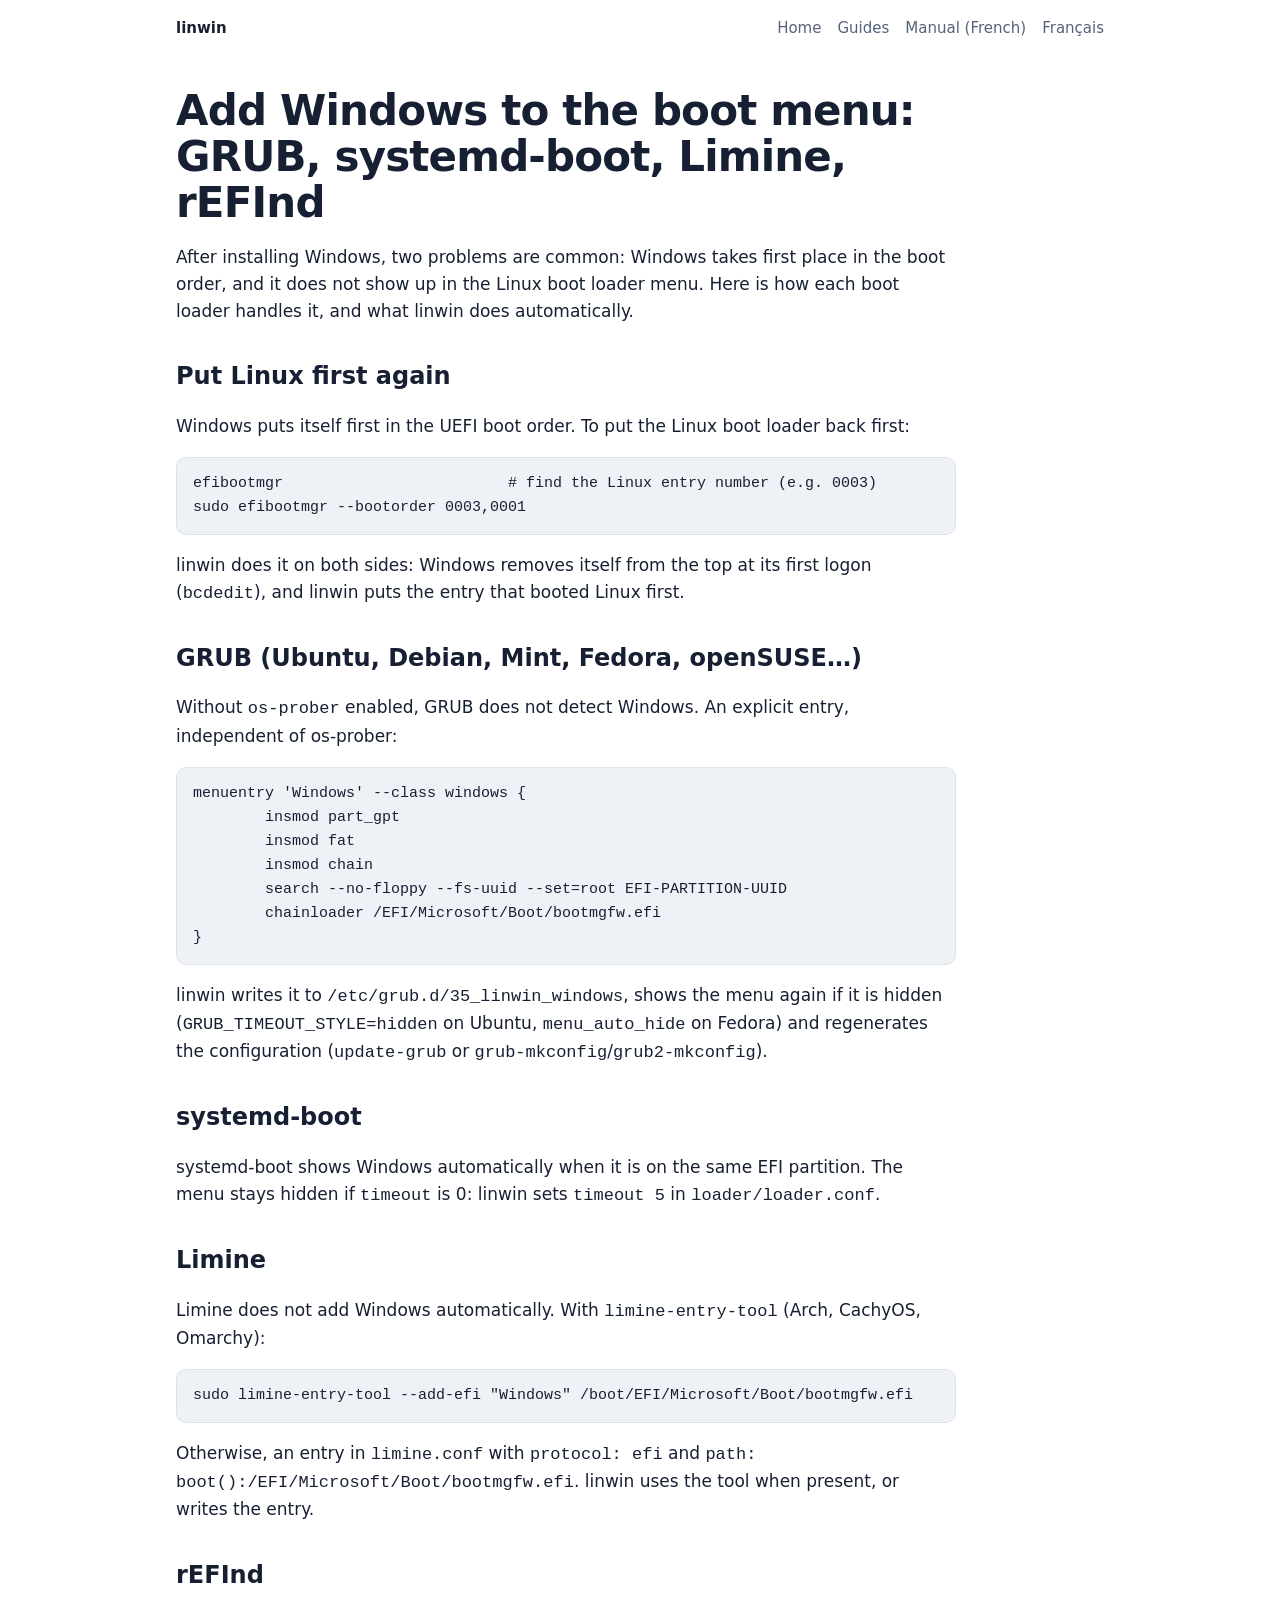
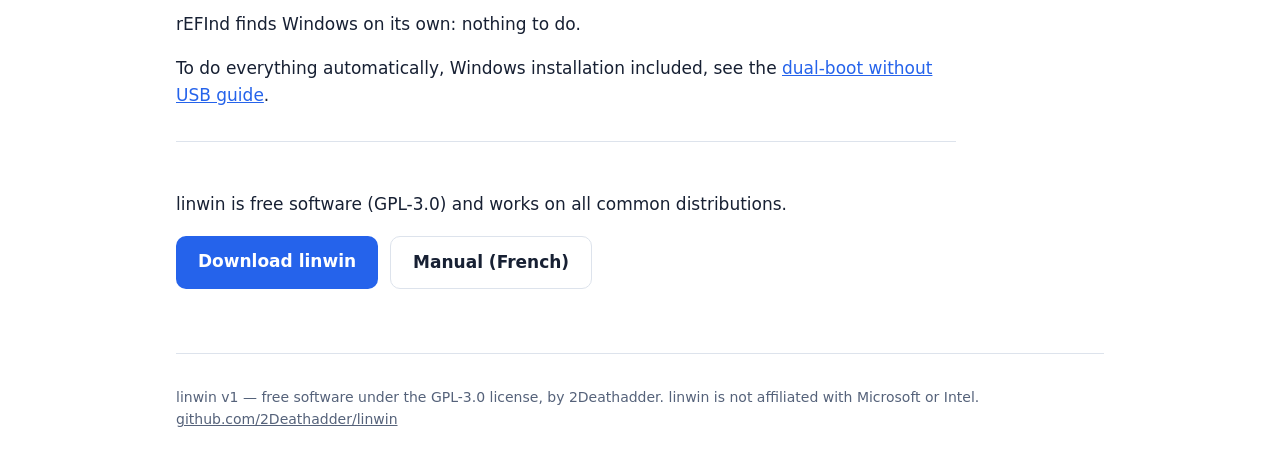
<file: docs/en/guides/ajouter-windows-grub-systemd-boot-limine/index.html>
<!doctype html>
<html lang="en">
<head>
<meta charset="utf-8">
<meta name="viewport" content="width=device-width, initial-scale=1">
<title>Add Windows to the GRUB, systemd-boot, Limine or rEFInd boot menu | linwin</title>
<meta name="description" content="Make Windows appear in the Linux boot menu: GRUB chainloader entry, systemd-boot, Limine and rEFInd, hidden menus and UEFI boot order. Automatic with linwin.">
<link rel="canonical" href="https://2deathadder.github.io/linwin/en/guides/ajouter-windows-grub-systemd-boot-limine/">
<link rel="alternate" hreflang="fr" href="https://2deathadder.github.io/linwin/guides/ajouter-windows-grub-systemd-boot-limine/">
<link rel="alternate" hreflang="en" href="https://2deathadder.github.io/linwin/en/guides/ajouter-windows-grub-systemd-boot-limine/">
<link rel="alternate" hreflang="x-default" href="https://2deathadder.github.io/linwin/en/guides/ajouter-windows-grub-systemd-boot-limine/">
<meta name="robots" content="index, follow">
<meta name="google-site-verification" content="6x_nVg5ShqfbiN6l9bb-sRWy_I1lIZ5-ergKv65XdYc" />
<meta property="og:type" content="article">
<meta property="og:site_name" content="linwin">
<meta property="og:locale" content="en_US">
<meta property="og:title" content="Add Windows to the GRUB, systemd-boot, Limine or rEFInd boot menu | linwin">
<meta property="og:description" content="Make Windows appear in the Linux boot menu: GRUB chainloader entry, systemd-boot, Limine and rEFInd, hidden menus and UEFI boot order. Automatic with linwin.">
<meta property="og:url" content="https://2deathadder.github.io/linwin/en/guides/ajouter-windows-grub-systemd-boot-limine/">
<meta property="og:image" content="https://2deathadder.github.io/linwin/og.png">
<meta name="twitter:card" content="summary_large_image">
<meta name="theme-color" content="#0f1724">
<link rel="icon" href="https://2deathadder.github.io/linwin/logo.svg" type="image/svg+xml">
<link rel="icon" href="https://2deathadder.github.io/linwin/logo-192.png" sizes="192x192" type="image/png">
<link rel="stylesheet" href="../../../style.css">
<script type="application/ld+json">
{
  "@context": "https://schema.org",
  "@graph": [
    {
      "@type": "BreadcrumbList",
      "itemListElement": [
        {
          "@type": "ListItem",
          "position": 1,
          "name": "Home",
          "item": "https://2deathadder.github.io/linwin/en/"
        },
        {
          "@type": "ListItem",
          "position": 2,
          "name": "Guides",
          "item": "https://2deathadder.github.io/linwin/en/guides/"
        },
        {
          "@type": "ListItem",
          "position": 3,
          "name": "Add Windows to the boot menu: GRUB, systemd-boot, Limine, rEFInd",
          "item": "https://2deathadder.github.io/linwin/en/guides/ajouter-windows-grub-systemd-boot-limine/"
        }
      ]
    },
    {
      "@type": "TechArticle",
      "headline": "Add Windows to the boot menu: GRUB, systemd-boot, Limine, rEFInd",
      "description": "Make Windows appear in the Linux boot menu: GRUB chainloader entry, systemd-boot, Limine and rEFInd, hidden menus and UEFI boot order. Automatic with linwin.",
      "inLanguage": "en",
      "datePublished": "2026-10-06",
      "dateModified": "2026-10-06",
      "author": {
        "@type": "Person",
        "name": "2Deathadder",
        "url": "https://github.com/2Deathadder"
      },
      "image": "https://2deathadder.github.io/linwin/og.png",
      "mainEntityOfPage": "https://2deathadder.github.io/linwin/en/guides/ajouter-windows-grub-systemd-boot-limine/",
      "about": {
        "@id": "https://2deathadder.github.io/linwin/#app"
      }
    }
  ]
}
</script>
</head>
<body>
<div class="wrap">
  <header class="top">
    <a class="brand" href="../../">linwin</a>
    <nav>
      <a href="../../">Home</a>
      <a href="../../guides/">Guides</a>
      <a href="https://github.com/2Deathadder/linwin#readme">Manual (French)</a>
      <a href="https://2deathadder.github.io/linwin/guides/ajouter-windows-grub-systemd-boot-limine/" hreflang="fr" lang="fr">Français</a>
    </nav>
  </header>
  <main class="article">
    <h1>Add Windows to the boot menu: GRUB, systemd-boot, Limine, rEFInd</h1>

<p>After installing Windows, two problems are common: Windows takes first place in the boot order, and it does not
show up in the Linux boot loader menu. Here is how each boot loader handles it, and what linwin does
automatically.</p>

<h2>Put Linux first again</h2>
<p>Windows puts itself first in the UEFI boot order. To put the Linux boot loader back first:</p>
<pre><code>efibootmgr                         # find the Linux entry number (e.g. 0003)
sudo efibootmgr --bootorder 0003,0001</code></pre>
<p>linwin does it on both sides: Windows removes itself from the top at its first logon (<code>bcdedit</code>),
and linwin puts the entry that booted Linux first.</p>

<h2>GRUB (Ubuntu, Debian, Mint, Fedora, openSUSE…)</h2>
<p>Without <code>os-prober</code> enabled, GRUB does not detect Windows. An explicit entry, independent of
os-prober:</p>
<pre><code>menuentry 'Windows' --class windows {
	insmod part_gpt
	insmod fat
	insmod chain
	search --no-floppy --fs-uuid --set=root EFI-PARTITION-UUID
	chainloader /EFI/Microsoft/Boot/bootmgfw.efi
}</code></pre>
<p>linwin writes it to <code>/etc/grub.d/35_linwin_windows</code>, shows the menu again if it is hidden
(<code>GRUB_TIMEOUT_STYLE=hidden</code> on Ubuntu, <code>menu_auto_hide</code> on Fedora) and regenerates the
configuration (<code>update-grub</code> or <code>grub-mkconfig</code>/<code>grub2-mkconfig</code>).</p>

<h2>systemd-boot</h2>
<p>systemd-boot shows Windows automatically when it is on the same EFI partition. The menu stays hidden if
<code>timeout</code> is 0: linwin sets <code>timeout 5</code> in <code>loader/loader.conf</code>.</p>

<h2>Limine</h2>
<p>Limine does not add Windows automatically. With <code>limine-entry-tool</code> (Arch, CachyOS, Omarchy):</p>
<pre><code>sudo limine-entry-tool --add-efi "Windows" /boot/EFI/Microsoft/Boot/bootmgfw.efi</code></pre>
<p>Otherwise, an entry in <code>limine.conf</code> with <code>protocol: efi</code> and
<code>path: boot():/EFI/Microsoft/Boot/bootmgfw.efi</code>. linwin uses the tool when present, or writes the
entry.</p>

<h2>rEFInd</h2>
<p>rEFInd finds Windows on its own: nothing to do.</p>

<p>To do everything automatically, Windows installation included, see the
<a href="../dual-boot-sans-cle-usb/">dual-boot without USB guide</a>.</p>

    <section>
      <p>linwin is free software (GPL-3.0) and works on all common distributions.</p>
      <div class="cta">
        <a class="btn primary" href="https://github.com/2Deathadder/linwin/releases/latest">Download linwin</a>
        <a class="btn ghost" href="https://github.com/2Deathadder/linwin#readme">Manual (French)</a>
      </div>
    </section>
  </main>
  <footer>linwin v1 — free software under the GPL-3.0 license, by 2Deathadder. linwin is not affiliated with Microsoft or Intel. <a href="https://github.com/2Deathadder/linwin">github.com/2Deathadder/linwin</a></footer>
</div>
</body>
</html>
</file>
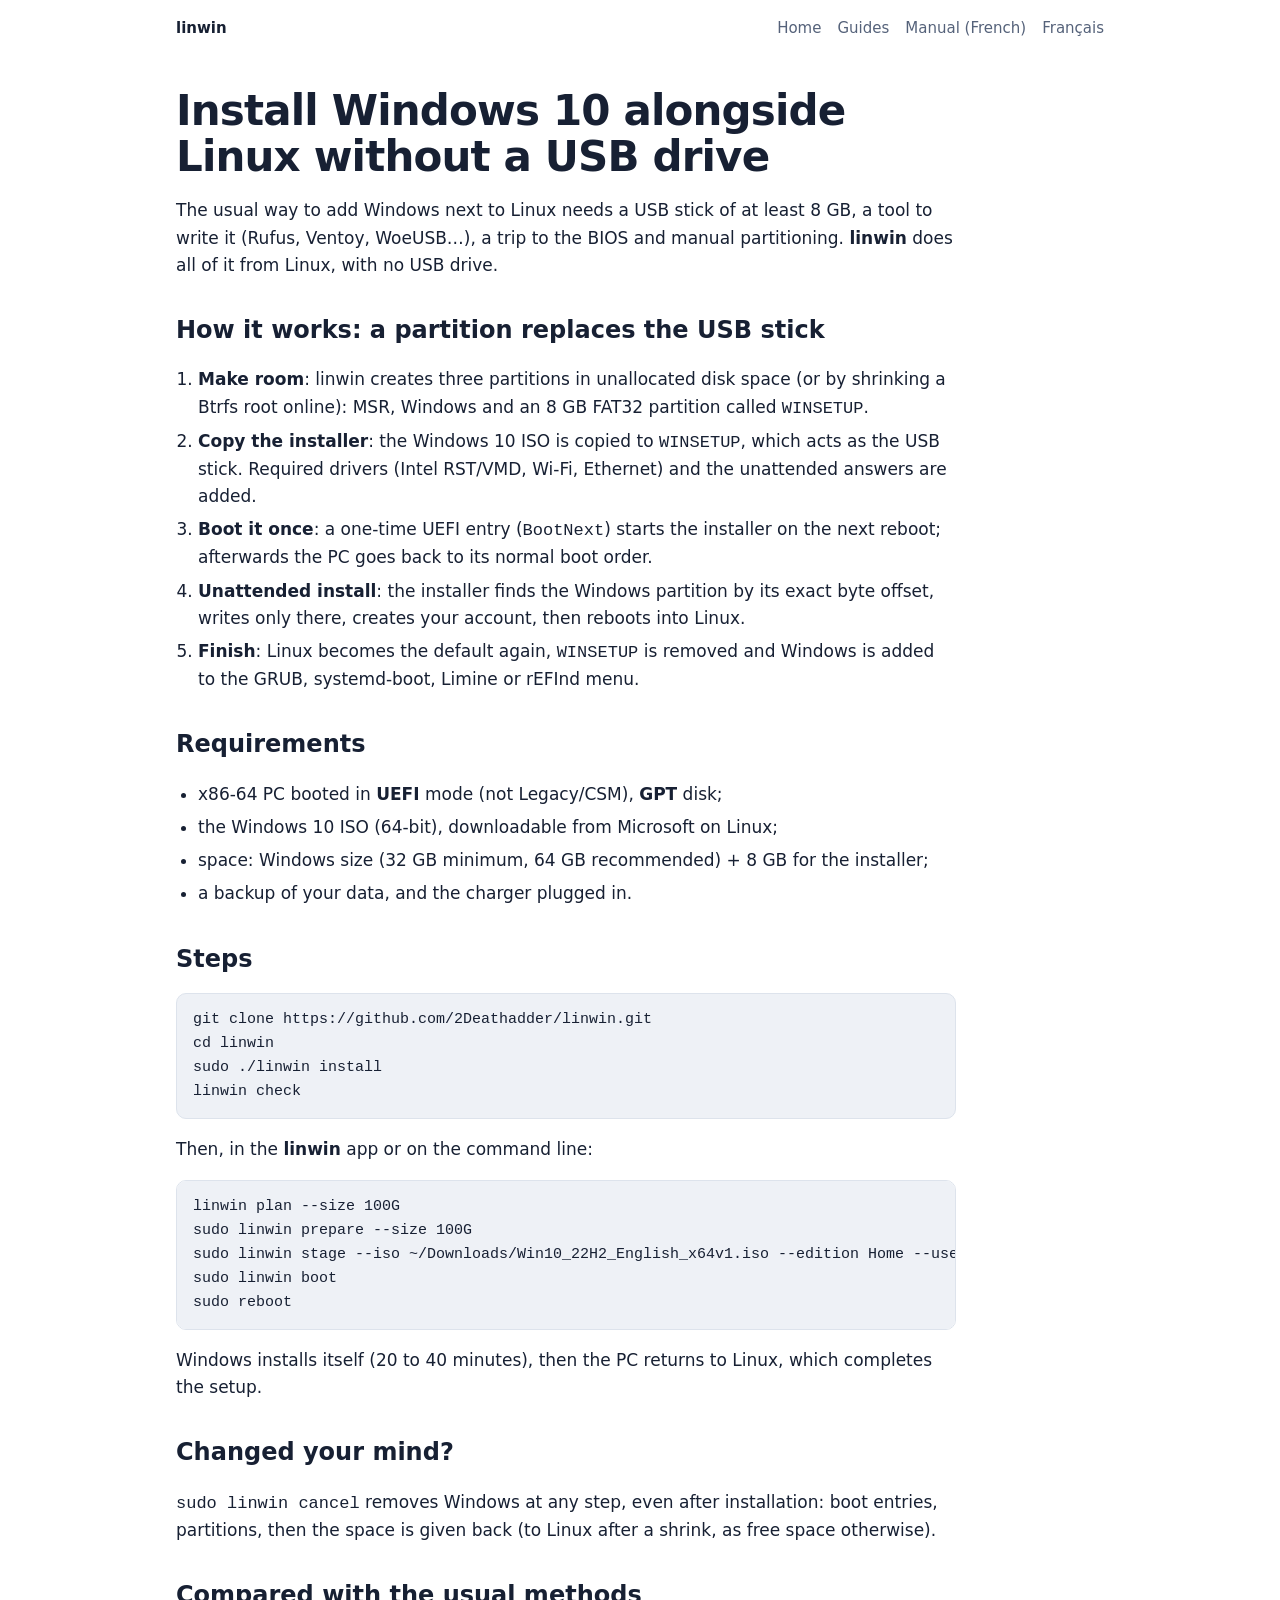
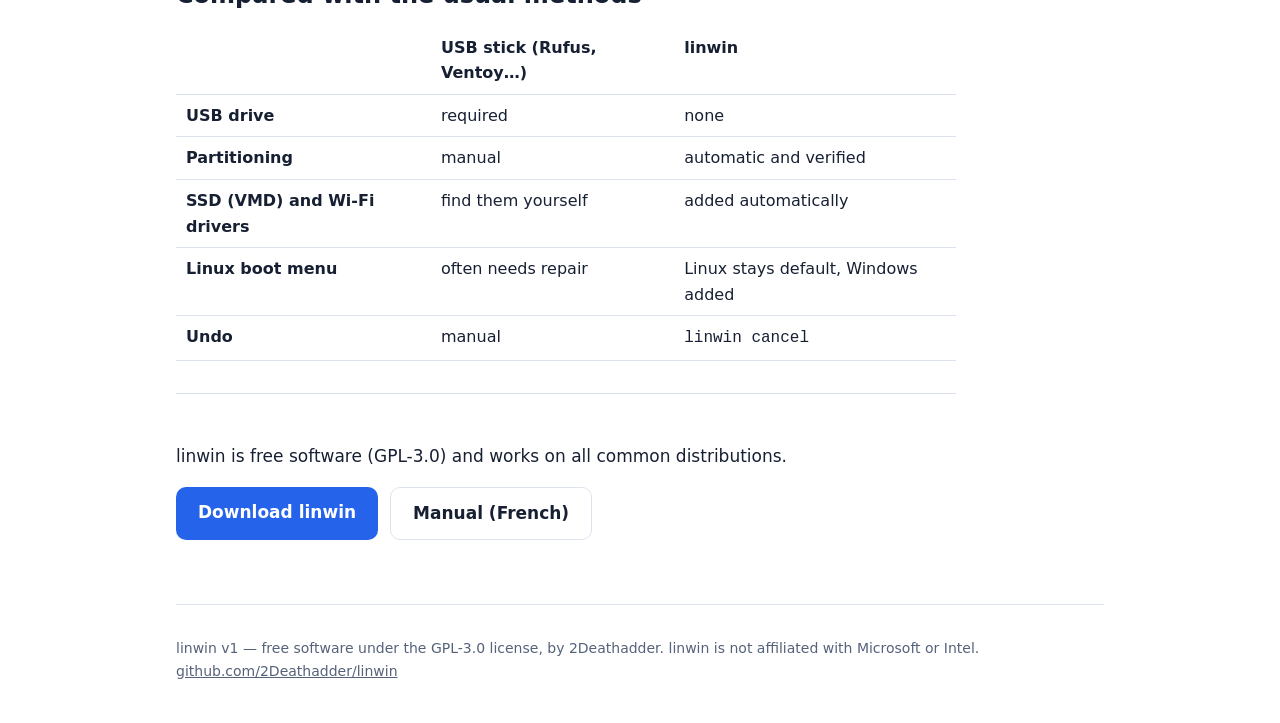
<file: docs/en/guides/dual-boot-sans-cle-usb/index.html>
<!doctype html>
<html lang="en">
<head>
<meta charset="utf-8">
<meta name="viewport" content="width=device-width, initial-scale=1">
<title>Dual-boot Windows 10 and Linux without a USB drive: complete guide | linwin</title>
<meta name="description" content="How to install Windows 10 as a dual-boot from an existing Linux system without a USB stick or DVD: how it works, requirements, steps and how to undo it, with linwin.">
<link rel="canonical" href="https://2deathadder.github.io/linwin/en/guides/dual-boot-sans-cle-usb/">
<link rel="alternate" hreflang="fr" href="https://2deathadder.github.io/linwin/guides/dual-boot-sans-cle-usb/">
<link rel="alternate" hreflang="en" href="https://2deathadder.github.io/linwin/en/guides/dual-boot-sans-cle-usb/">
<link rel="alternate" hreflang="x-default" href="https://2deathadder.github.io/linwin/en/guides/dual-boot-sans-cle-usb/">
<meta name="robots" content="index, follow">
<meta name="google-site-verification" content="6x_nVg5ShqfbiN6l9bb-sRWy_I1lIZ5-ergKv65XdYc" />
<meta property="og:type" content="article">
<meta property="og:site_name" content="linwin">
<meta property="og:locale" content="en_US">
<meta property="og:title" content="Dual-boot Windows 10 and Linux without a USB drive: complete guide | linwin">
<meta property="og:description" content="How to install Windows 10 as a dual-boot from an existing Linux system without a USB stick or DVD: how it works, requirements, steps and how to undo it, with linwin.">
<meta property="og:url" content="https://2deathadder.github.io/linwin/en/guides/dual-boot-sans-cle-usb/">
<meta property="og:image" content="https://2deathadder.github.io/linwin/og.png">
<meta name="twitter:card" content="summary_large_image">
<meta name="theme-color" content="#0f1724">
<link rel="icon" href="https://2deathadder.github.io/linwin/logo.svg" type="image/svg+xml">
<link rel="icon" href="https://2deathadder.github.io/linwin/logo-192.png" sizes="192x192" type="image/png">
<link rel="stylesheet" href="../../../style.css">
<script type="application/ld+json">
{
  "@context": "https://schema.org",
  "@graph": [
    {
      "@type": "BreadcrumbList",
      "itemListElement": [
        {
          "@type": "ListItem",
          "position": 1,
          "name": "Home",
          "item": "https://2deathadder.github.io/linwin/en/"
        },
        {
          "@type": "ListItem",
          "position": 2,
          "name": "Guides",
          "item": "https://2deathadder.github.io/linwin/en/guides/"
        },
        {
          "@type": "ListItem",
          "position": 3,
          "name": "Install Windows 10 alongside Linux without a USB drive",
          "item": "https://2deathadder.github.io/linwin/en/guides/dual-boot-sans-cle-usb/"
        }
      ]
    },
    {
      "@type": "TechArticle",
      "headline": "Install Windows 10 alongside Linux without a USB drive",
      "description": "How to install Windows 10 as a dual-boot from an existing Linux system without a USB stick or DVD: how it works, requirements, steps and how to undo it, with linwin.",
      "inLanguage": "en",
      "datePublished": "2026-10-06",
      "dateModified": "2026-10-06",
      "author": {
        "@type": "Person",
        "name": "2Deathadder",
        "url": "https://github.com/2Deathadder"
      },
      "image": "https://2deathadder.github.io/linwin/og.png",
      "mainEntityOfPage": "https://2deathadder.github.io/linwin/en/guides/dual-boot-sans-cle-usb/",
      "about": {
        "@id": "https://2deathadder.github.io/linwin/#app"
      }
    }
  ]
}
</script>
</head>
<body>
<div class="wrap">
  <header class="top">
    <a class="brand" href="../../">linwin</a>
    <nav>
      <a href="../../">Home</a>
      <a href="../../guides/">Guides</a>
      <a href="https://github.com/2Deathadder/linwin#readme">Manual (French)</a>
      <a href="https://2deathadder.github.io/linwin/guides/dual-boot-sans-cle-usb/" hreflang="fr" lang="fr">Français</a>
    </nav>
  </header>
  <main class="article">
    <h1>Install Windows 10 alongside Linux without a USB drive</h1>

<p>The usual way to add Windows next to Linux needs a USB stick of at least 8 GB, a tool to write it (Rufus, Ventoy,
WoeUSB…), a trip to the BIOS and manual partitioning. <strong>linwin</strong> does all of it from Linux, with no USB
drive.</p>

<h2>How it works: a partition replaces the USB stick</h2>
<ol>
<li><strong>Make room</strong>: linwin creates three partitions in unallocated disk space (or by shrinking a Btrfs
root online): MSR, Windows and an 8 GB FAT32 partition called <code>WINSETUP</code>.</li>
<li><strong>Copy the installer</strong>: the Windows 10 ISO is copied to <code>WINSETUP</code>, which acts as the USB
stick. Required drivers (Intel RST/VMD, Wi-Fi, Ethernet) and the unattended answers are added.</li>
<li><strong>Boot it once</strong>: a one-time UEFI entry (<code>BootNext</code>) starts the installer on the next
reboot; afterwards the PC goes back to its normal boot order.</li>
<li><strong>Unattended install</strong>: the installer finds the Windows partition by its exact byte offset, writes
only there, creates your account, then reboots into Linux.</li>
<li><strong>Finish</strong>: Linux becomes the default again, <code>WINSETUP</code> is removed and Windows is added
to the GRUB, systemd-boot, Limine or rEFInd menu.</li>
</ol>

<h2>Requirements</h2>
<ul>
<li>x86-64 PC booted in <strong>UEFI</strong> mode (not Legacy/CSM), <strong>GPT</strong> disk;</li>
<li>the Windows 10 ISO (64-bit), downloadable from Microsoft on Linux;</li>
<li>space: Windows size (32 GB minimum, 64 GB recommended) + 8 GB for the installer;</li>
<li>a backup of your data, and the charger plugged in.</li>
</ul>

<h2>Steps</h2>
<pre><code>git clone https://github.com/2Deathadder/linwin.git
cd linwin
sudo ./linwin install
linwin check</code></pre>
<p>Then, in the <strong>linwin</strong> app or on the command line:</p>
<pre><code>linwin plan --size 100G
sudo linwin prepare --size 100G
sudo linwin stage --iso ~/Downloads/Win10_22H2_English_x64v1.iso --edition Home --user me
sudo linwin boot
sudo reboot</code></pre>
<p>Windows installs itself (20 to 40 minutes), then the PC returns to Linux, which completes the setup.</p>

<h2>Changed your mind?</h2>
<p><code>sudo linwin cancel</code> removes Windows at any step, even after installation: boot entries, partitions,
then the space is given back (to Linux after a shrink, as free space otherwise).</p>

<h2>Compared with the usual methods</h2>
<div class="table-scroll"><table>
<tr><th></th><th>USB stick (Rufus, Ventoy…)</th><th>linwin</th></tr>
<tr><th>USB drive</th><td>required</td><td>none</td></tr>
<tr><th>Partitioning</th><td>manual</td><td>automatic and verified</td></tr>
<tr><th>SSD (VMD) and Wi-Fi drivers</th><td>find them yourself</td><td>added automatically</td></tr>
<tr><th>Linux boot menu</th><td>often needs repair</td><td>Linux stays default, Windows added</td></tr>
<tr><th>Undo</th><td>manual</td><td><code>linwin cancel</code></td></tr>
</table></div>

    <section>
      <p>linwin is free software (GPL-3.0) and works on all common distributions.</p>
      <div class="cta">
        <a class="btn primary" href="https://github.com/2Deathadder/linwin/releases/latest">Download linwin</a>
        <a class="btn ghost" href="https://github.com/2Deathadder/linwin#readme">Manual (French)</a>
      </div>
    </section>
  </main>
  <footer>linwin v1 — free software under the GPL-3.0 license, by 2Deathadder. linwin is not affiliated with Microsoft or Intel. <a href="https://github.com/2Deathadder/linwin">github.com/2Deathadder/linwin</a></footer>
</div>
</body>
</html>
</file>
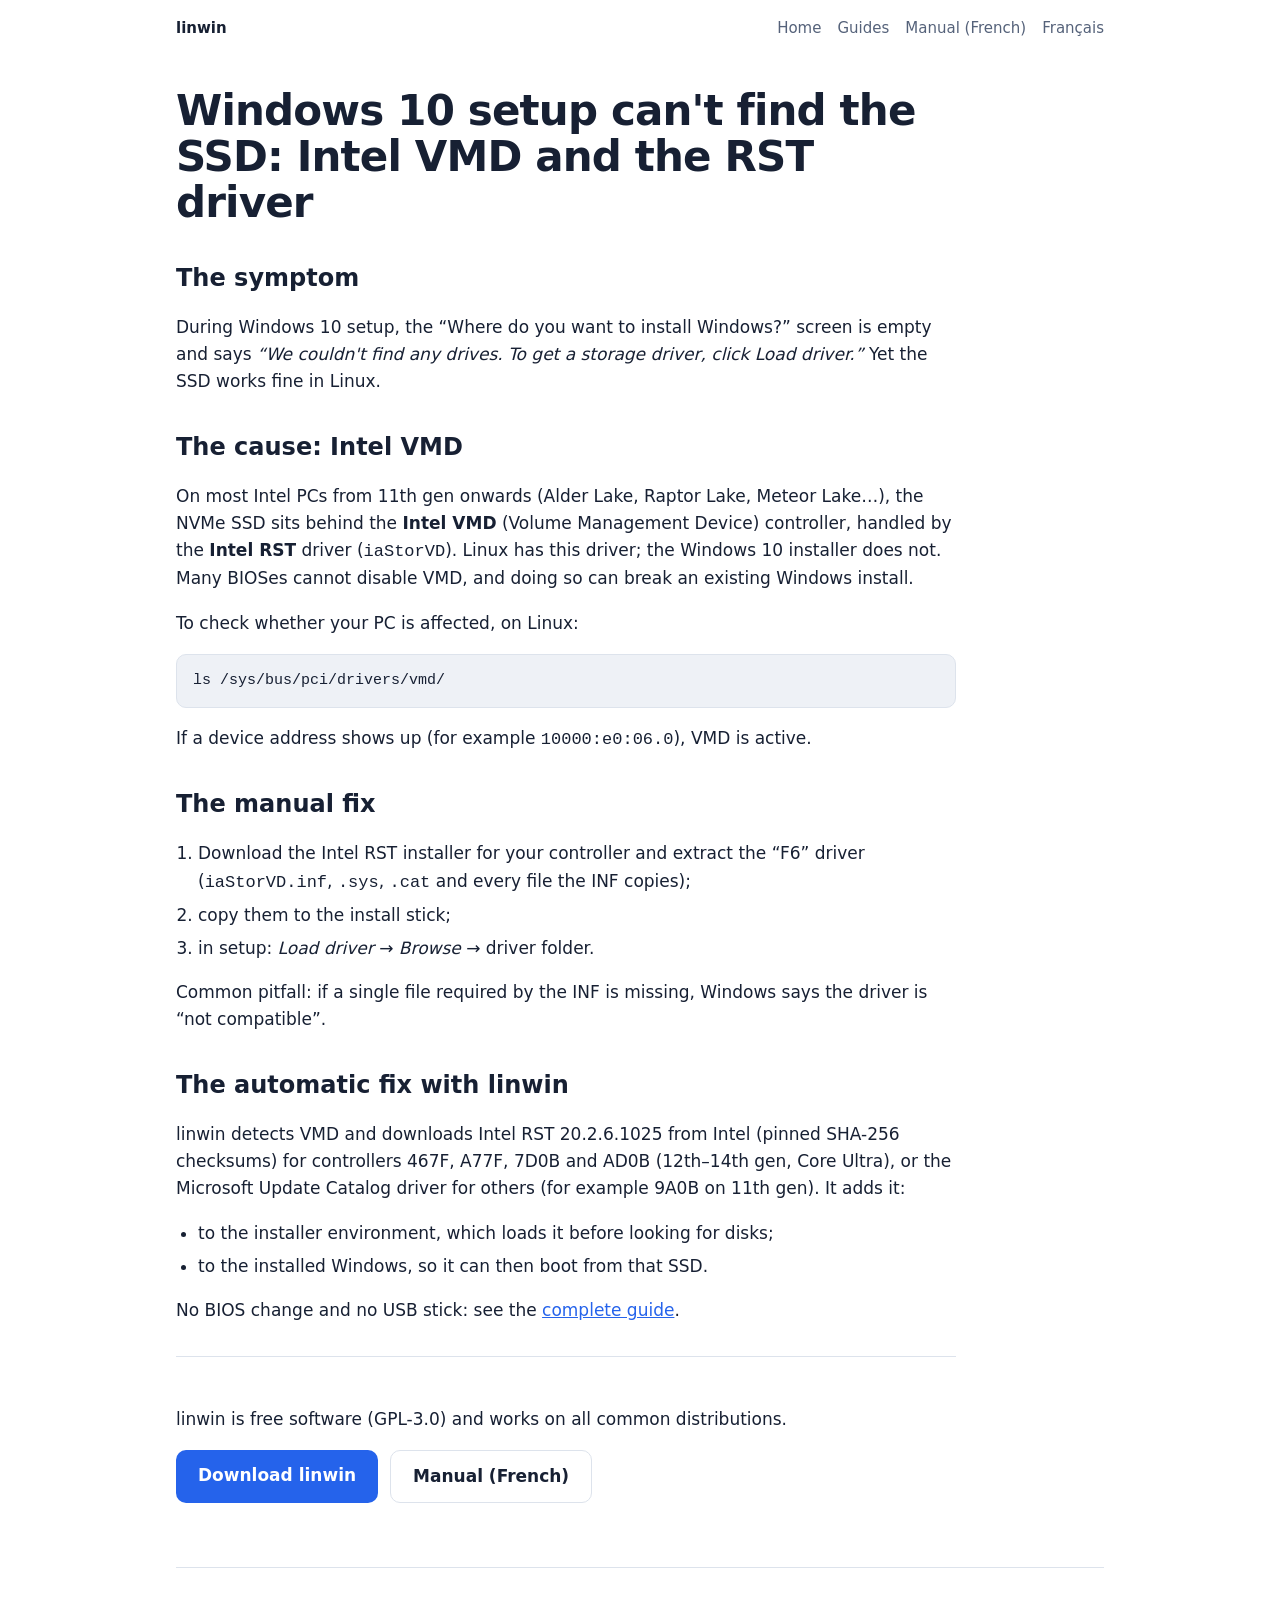
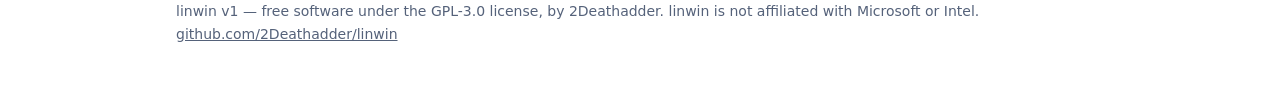
<file: docs/en/guides/intel-vmd-rst-ssd-invisible/index.html>
<!doctype html>
<html lang="en">
<head>
<meta charset="utf-8">
<meta name="viewport" content="width=device-width, initial-scale=1">
<title>Windows 10 installer doesn&#x27;t see the SSD (Intel VMD / RST): fix without BIOS changes | linwin</title>
<meta name="description" content="“We couldn&#x27;t find any drives” when installing Windows 10: the SSD sits behind Intel VMD/RST. How to add the iaStorVD driver without touching the BIOS, automatically with linwin.">
<link rel="canonical" href="https://2deathadder.github.io/linwin/en/guides/intel-vmd-rst-ssd-invisible/">
<link rel="alternate" hreflang="fr" href="https://2deathadder.github.io/linwin/guides/intel-vmd-rst-ssd-invisible/">
<link rel="alternate" hreflang="en" href="https://2deathadder.github.io/linwin/en/guides/intel-vmd-rst-ssd-invisible/">
<link rel="alternate" hreflang="x-default" href="https://2deathadder.github.io/linwin/en/guides/intel-vmd-rst-ssd-invisible/">
<meta name="robots" content="index, follow">
<meta name="google-site-verification" content="6x_nVg5ShqfbiN6l9bb-sRWy_I1lIZ5-ergKv65XdYc" />
<meta property="og:type" content="article">
<meta property="og:site_name" content="linwin">
<meta property="og:locale" content="en_US">
<meta property="og:title" content="Windows 10 installer doesn&#x27;t see the SSD (Intel VMD / RST): fix without BIOS changes | linwin">
<meta property="og:description" content="“We couldn&#x27;t find any drives” when installing Windows 10: the SSD sits behind Intel VMD/RST. How to add the iaStorVD driver without touching the BIOS, automatically with linwin.">
<meta property="og:url" content="https://2deathadder.github.io/linwin/en/guides/intel-vmd-rst-ssd-invisible/">
<meta property="og:image" content="https://2deathadder.github.io/linwin/og.png">
<meta name="twitter:card" content="summary_large_image">
<meta name="theme-color" content="#0f1724">
<link rel="icon" href="https://2deathadder.github.io/linwin/logo.svg" type="image/svg+xml">
<link rel="icon" href="https://2deathadder.github.io/linwin/logo-192.png" sizes="192x192" type="image/png">
<link rel="stylesheet" href="../../../style.css">
<script type="application/ld+json">
{
  "@context": "https://schema.org",
  "@graph": [
    {
      "@type": "BreadcrumbList",
      "itemListElement": [
        {
          "@type": "ListItem",
          "position": 1,
          "name": "Home",
          "item": "https://2deathadder.github.io/linwin/en/"
        },
        {
          "@type": "ListItem",
          "position": 2,
          "name": "Guides",
          "item": "https://2deathadder.github.io/linwin/en/guides/"
        },
        {
          "@type": "ListItem",
          "position": 3,
          "name": "Windows 10 setup can't find the SSD: Intel VMD and the RST driver",
          "item": "https://2deathadder.github.io/linwin/en/guides/intel-vmd-rst-ssd-invisible/"
        }
      ]
    },
    {
      "@type": "TechArticle",
      "headline": "Windows 10 setup can't find the SSD: Intel VMD and the RST driver",
      "description": "“We couldn't find any drives” when installing Windows 10: the SSD sits behind Intel VMD/RST. How to add the iaStorVD driver without touching the BIOS, automatically with linwin.",
      "inLanguage": "en",
      "datePublished": "2026-10-06",
      "dateModified": "2026-10-06",
      "author": {
        "@type": "Person",
        "name": "2Deathadder",
        "url": "https://github.com/2Deathadder"
      },
      "image": "https://2deathadder.github.io/linwin/og.png",
      "mainEntityOfPage": "https://2deathadder.github.io/linwin/en/guides/intel-vmd-rst-ssd-invisible/",
      "about": {
        "@id": "https://2deathadder.github.io/linwin/#app"
      }
    }
  ]
}
</script>
</head>
<body>
<div class="wrap">
  <header class="top">
    <a class="brand" href="../../">linwin</a>
    <nav>
      <a href="../../">Home</a>
      <a href="../../guides/">Guides</a>
      <a href="https://github.com/2Deathadder/linwin#readme">Manual (French)</a>
      <a href="https://2deathadder.github.io/linwin/guides/intel-vmd-rst-ssd-invisible/" hreflang="fr" lang="fr">Français</a>
    </nav>
  </header>
  <main class="article">
    <h1>Windows 10 setup can&#x27;t find the SSD: Intel VMD and the RST driver</h1>

<h2>The symptom</h2>
<p>During Windows 10 setup, the “Where do you want to install Windows?” screen is empty and says <em>“We couldn't
find any drives. To get a storage driver, click Load driver.”</em> Yet the SSD works fine in Linux.</p>

<h2>The cause: Intel VMD</h2>
<p>On most Intel PCs from 11th gen onwards (Alder Lake, Raptor Lake, Meteor Lake…), the NVMe SSD sits behind the
<strong>Intel VMD</strong> (Volume Management Device) controller, handled by the <strong>Intel RST</strong> driver
(<code>iaStorVD</code>). Linux has this driver; the Windows 10 installer does not. Many BIOSes cannot disable VMD,
and doing so can break an existing Windows install.</p>
<p>To check whether your PC is affected, on Linux:</p>
<pre><code>ls /sys/bus/pci/drivers/vmd/</code></pre>
<p>If a device address shows up (for example <code>10000:e0:06.0</code>), VMD is active.</p>

<h2>The manual fix</h2>
<ol>
<li>Download the Intel RST installer for your controller and extract the “F6” driver (<code>iaStorVD.inf</code>,
<code>.sys</code>, <code>.cat</code> and every file the INF copies);</li>
<li>copy them to the install stick;</li>
<li>in setup: <em>Load driver</em> → <em>Browse</em> → driver folder.</li>
</ol>
<p>Common pitfall: if a single file required by the INF is missing, Windows says the driver is “not compatible”.</p>

<h2>The automatic fix with linwin</h2>
<p>linwin detects VMD and downloads Intel RST 20.2.6.1025 from Intel (pinned SHA-256 checksums) for controllers
467F, A77F, 7D0B and AD0B (12th–14th gen, Core Ultra), or the Microsoft Update Catalog driver for others (for example
9A0B on 11th gen). It adds it:</p>
<ul>
<li>to the installer environment, which loads it before looking for disks;</li>
<li>to the installed Windows, so it can then boot from that SSD.</li>
</ul>
<p>No BIOS change and no USB stick: see the <a href="../dual-boot-sans-cle-usb/">complete guide</a>.</p>

    <section>
      <p>linwin is free software (GPL-3.0) and works on all common distributions.</p>
      <div class="cta">
        <a class="btn primary" href="https://github.com/2Deathadder/linwin/releases/latest">Download linwin</a>
        <a class="btn ghost" href="https://github.com/2Deathadder/linwin#readme">Manual (French)</a>
      </div>
    </section>
  </main>
  <footer>linwin v1 — free software under the GPL-3.0 license, by 2Deathadder. linwin is not affiliated with Microsoft or Intel. <a href="https://github.com/2Deathadder/linwin">github.com/2Deathadder/linwin</a></footer>
</div>
</body>
</html>
</file>
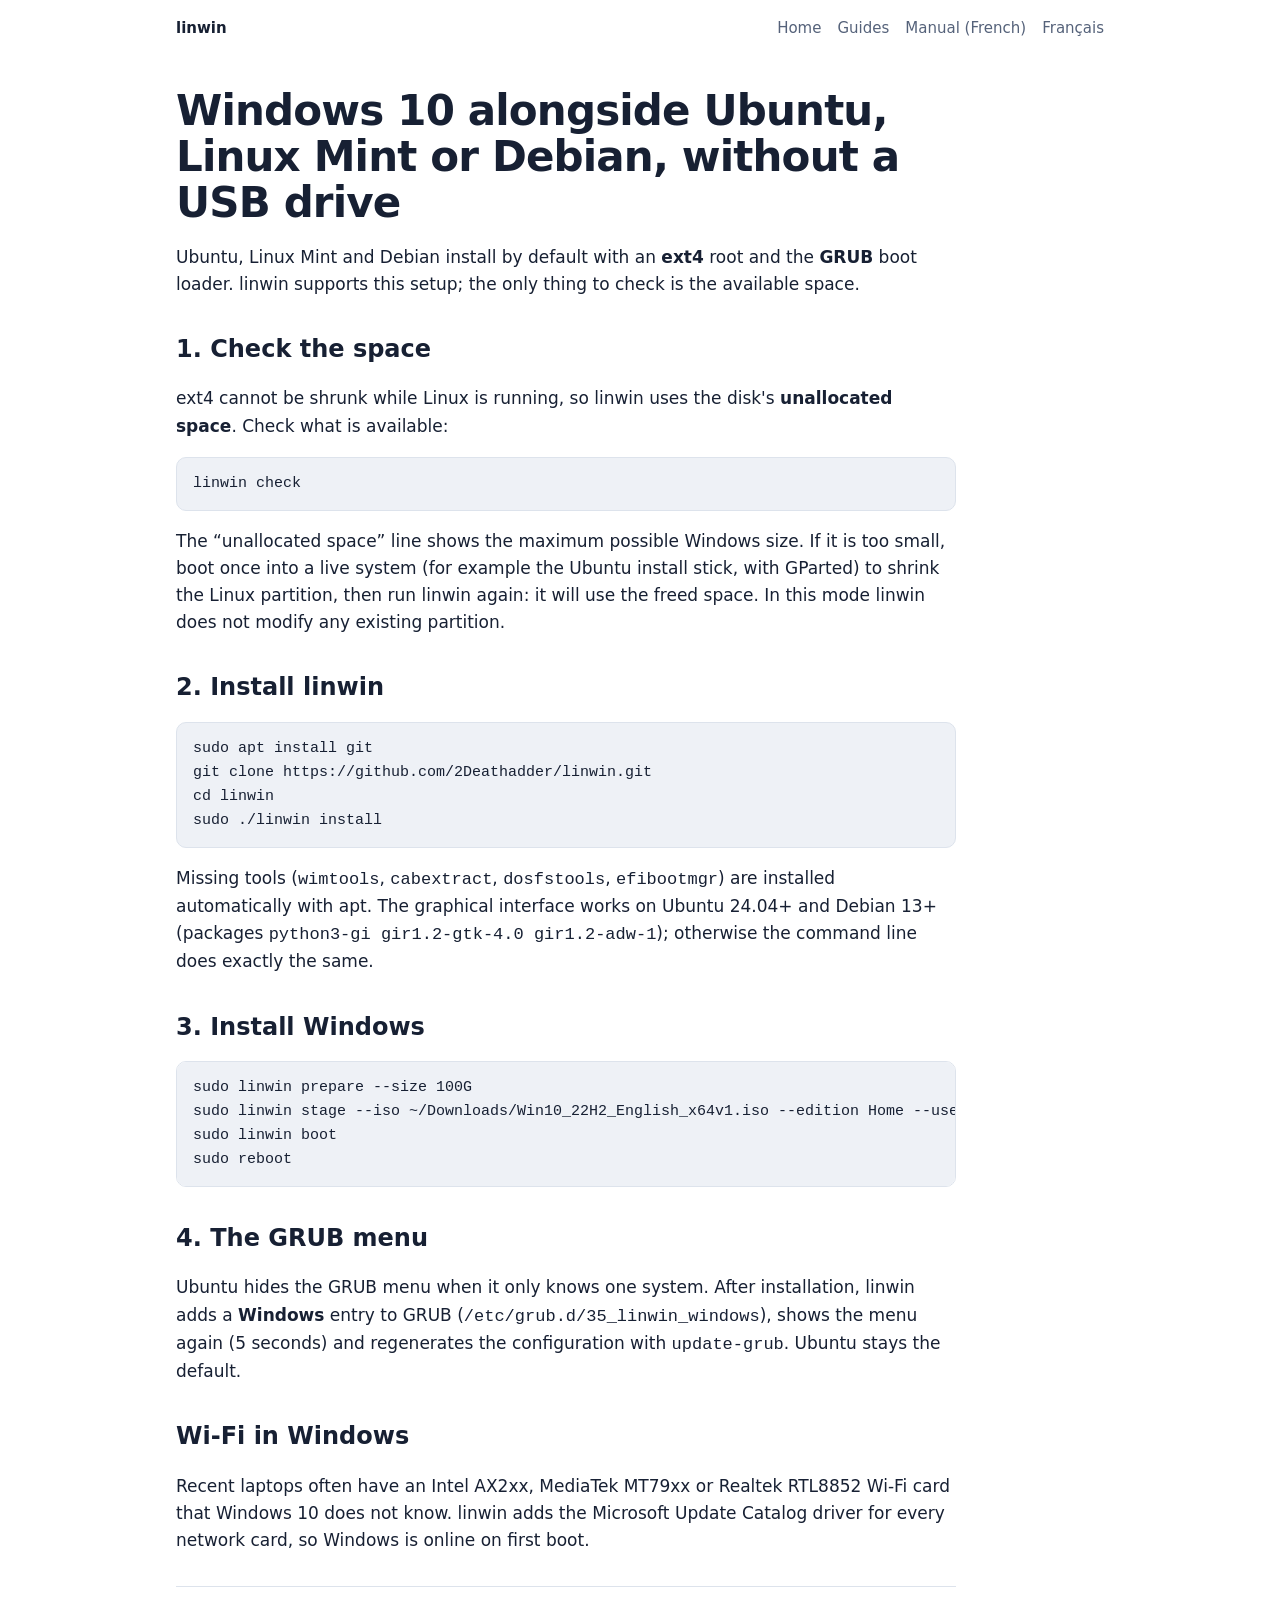
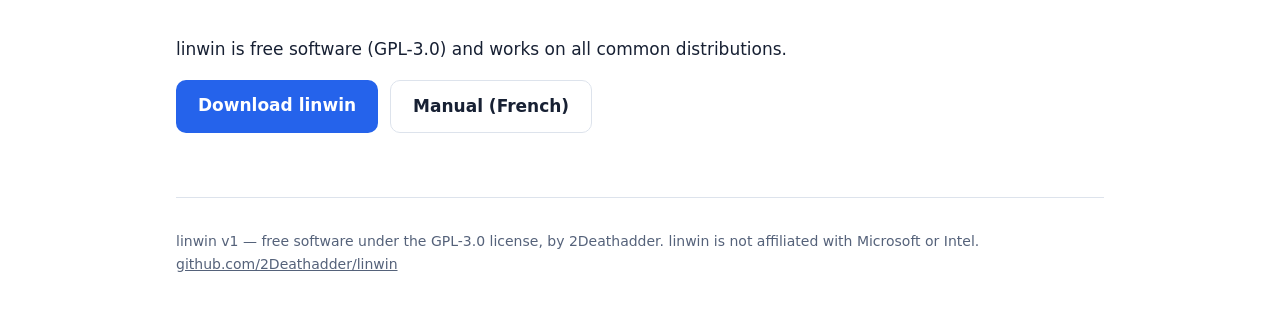
<file: docs/en/guides/ubuntu-mint-debian/index.html>
<!doctype html>
<html lang="en">
<head>
<meta charset="utf-8">
<meta name="viewport" content="width=device-width, initial-scale=1">
<title>Install Windows 10 alongside Ubuntu, Linux Mint or Debian without a USB drive | linwin</title>
<meta name="description" content="Add Windows 10 as a dual-boot to an existing Ubuntu, Linux Mint or Debian without a USB stick: free space (ext4), GRUB, drivers and steps with linwin.">
<link rel="canonical" href="https://2deathadder.github.io/linwin/en/guides/ubuntu-mint-debian/">
<link rel="alternate" hreflang="fr" href="https://2deathadder.github.io/linwin/guides/ubuntu-mint-debian/">
<link rel="alternate" hreflang="en" href="https://2deathadder.github.io/linwin/en/guides/ubuntu-mint-debian/">
<link rel="alternate" hreflang="x-default" href="https://2deathadder.github.io/linwin/en/guides/ubuntu-mint-debian/">
<meta name="robots" content="index, follow">
<meta name="google-site-verification" content="6x_nVg5ShqfbiN6l9bb-sRWy_I1lIZ5-ergKv65XdYc" />
<meta property="og:type" content="article">
<meta property="og:site_name" content="linwin">
<meta property="og:locale" content="en_US">
<meta property="og:title" content="Install Windows 10 alongside Ubuntu, Linux Mint or Debian without a USB drive | linwin">
<meta property="og:description" content="Add Windows 10 as a dual-boot to an existing Ubuntu, Linux Mint or Debian without a USB stick: free space (ext4), GRUB, drivers and steps with linwin.">
<meta property="og:url" content="https://2deathadder.github.io/linwin/en/guides/ubuntu-mint-debian/">
<meta property="og:image" content="https://2deathadder.github.io/linwin/og.png">
<meta name="twitter:card" content="summary_large_image">
<meta name="theme-color" content="#0f1724">
<link rel="icon" href="https://2deathadder.github.io/linwin/logo.svg" type="image/svg+xml">
<link rel="icon" href="https://2deathadder.github.io/linwin/logo-192.png" sizes="192x192" type="image/png">
<link rel="stylesheet" href="../../../style.css">
<script type="application/ld+json">
{
  "@context": "https://schema.org",
  "@graph": [
    {
      "@type": "BreadcrumbList",
      "itemListElement": [
        {
          "@type": "ListItem",
          "position": 1,
          "name": "Home",
          "item": "https://2deathadder.github.io/linwin/en/"
        },
        {
          "@type": "ListItem",
          "position": 2,
          "name": "Guides",
          "item": "https://2deathadder.github.io/linwin/en/guides/"
        },
        {
          "@type": "ListItem",
          "position": 3,
          "name": "Windows 10 alongside Ubuntu, Linux Mint or Debian, without a USB drive",
          "item": "https://2deathadder.github.io/linwin/en/guides/ubuntu-mint-debian/"
        }
      ]
    },
    {
      "@type": "TechArticle",
      "headline": "Windows 10 alongside Ubuntu, Linux Mint or Debian, without a USB drive",
      "description": "Add Windows 10 as a dual-boot to an existing Ubuntu, Linux Mint or Debian without a USB stick: free space (ext4), GRUB, drivers and steps with linwin.",
      "inLanguage": "en",
      "datePublished": "2026-10-06",
      "dateModified": "2026-10-06",
      "author": {
        "@type": "Person",
        "name": "2Deathadder",
        "url": "https://github.com/2Deathadder"
      },
      "image": "https://2deathadder.github.io/linwin/og.png",
      "mainEntityOfPage": "https://2deathadder.github.io/linwin/en/guides/ubuntu-mint-debian/",
      "about": {
        "@id": "https://2deathadder.github.io/linwin/#app"
      }
    }
  ]
}
</script>
</head>
<body>
<div class="wrap">
  <header class="top">
    <a class="brand" href="../../">linwin</a>
    <nav>
      <a href="../../">Home</a>
      <a href="../../guides/">Guides</a>
      <a href="https://github.com/2Deathadder/linwin#readme">Manual (French)</a>
      <a href="https://2deathadder.github.io/linwin/guides/ubuntu-mint-debian/" hreflang="fr" lang="fr">Français</a>
    </nav>
  </header>
  <main class="article">
    <h1>Windows 10 alongside Ubuntu, Linux Mint or Debian, without a USB drive</h1>

<p>Ubuntu, Linux Mint and Debian install by default with an <strong>ext4</strong> root and the <strong>GRUB</strong>
boot loader. linwin supports this setup; the only thing to check is the available space.</p>

<h2>1. Check the space</h2>
<p>ext4 cannot be shrunk while Linux is running, so linwin uses the disk's <strong>unallocated space</strong>.
Check what is available:</p>
<pre><code>linwin check</code></pre>
<p>The “unallocated space” line shows the maximum possible Windows size. If it is too small, boot once into a live
system (for example the Ubuntu install stick, with GParted) to shrink the Linux partition, then run linwin again: it
will use the freed space. In this mode linwin does not modify any existing partition.</p>

<h2>2. Install linwin</h2>
<pre><code>sudo apt install git
git clone https://github.com/2Deathadder/linwin.git
cd linwin
sudo ./linwin install</code></pre>
<p>Missing tools (<code>wimtools</code>, <code>cabextract</code>, <code>dosfstools</code>, <code>efibootmgr</code>)
are installed automatically with apt. The graphical interface works on Ubuntu 24.04+ and Debian 13+ (packages
<code>python3-gi gir1.2-gtk-4.0 gir1.2-adw-1</code>); otherwise the command line does exactly the same.</p>

<h2>3. Install Windows</h2>
<pre><code>sudo linwin prepare --size 100G
sudo linwin stage --iso ~/Downloads/Win10_22H2_English_x64v1.iso --edition Home --user me
sudo linwin boot
sudo reboot</code></pre>

<h2>4. The GRUB menu</h2>
<p>Ubuntu hides the GRUB menu when it only knows one system. After installation, linwin adds a
<strong>Windows</strong> entry to GRUB (<code>/etc/grub.d/35_linwin_windows</code>), shows the menu again
(5 seconds) and regenerates the configuration with <code>update-grub</code>. Ubuntu stays the default.</p>

<h2>Wi-Fi in Windows</h2>
<p>Recent laptops often have an Intel AX2xx, MediaTek MT79xx or Realtek RTL8852 Wi-Fi card that Windows 10 does not
know. linwin adds the Microsoft Update Catalog driver for every network card, so Windows is online on first boot.</p>

    <section>
      <p>linwin is free software (GPL-3.0) and works on all common distributions.</p>
      <div class="cta">
        <a class="btn primary" href="https://github.com/2Deathadder/linwin/releases/latest">Download linwin</a>
        <a class="btn ghost" href="https://github.com/2Deathadder/linwin#readme">Manual (French)</a>
      </div>
    </section>
  </main>
  <footer>linwin v1 — free software under the GPL-3.0 license, by 2Deathadder. linwin is not affiliated with Microsoft or Intel. <a href="https://github.com/2Deathadder/linwin">github.com/2Deathadder/linwin</a></footer>
</div>
</body>
</html>
</file>
<file: docs/style.css>
:root {
  --bg: #ffffff;
  --fg: #172033;
  --muted: #55627a;
  --card: #f4f6fa;
  --border: #dde3ec;
  --accent: #2563eb;
  --accent-fg: #ffffff;
  --linux: #f4b942;
  --code: #eef1f6;
}
@media (prefers-color-scheme: dark) {
  :root {
    --bg: #0f1724;
    --fg: #e6ecf5;
    --muted: #9aa8bd;
    --card: #172235;
    --border: #26344b;
    --accent: #5b9bff;
    --accent-fg: #0f1724;
    --code: #1c2a40;
  }
}
* { box-sizing: border-box; }
html { -webkit-text-size-adjust: 100%; }
body {
  margin: 0;
  background: var(--bg);
  color: var(--fg);
  font: 17px/1.6 system-ui, -apple-system, "Segoe UI", "Noto Sans", Roboto, sans-serif;
}
.wrap { max-width: 960px; margin: 0 auto; padding: 0 16px; }
header.top { display: flex; flex-wrap: wrap; justify-content: space-between; align-items: center; padding: 16px 0; gap: 8px 16px; }
header.top a { color: var(--muted); text-decoration: none; font-size: 15px; }
header.top nav { display: flex; gap: 16px; flex-wrap: wrap; }
.brand { font-weight: 800; font-size: 20px; color: var(--fg) !important; }
.hero { padding: 48px 0 32px; }
.badges { display: flex; gap: 8px; margin-bottom: 20px; }
.badge { padding: 4px 14px; border-radius: 8px; font-weight: 700; font-size: 14px; }
.badge.l { background: var(--linux); color: #1b1b1b; }
.badge.w { background: #3b82f6; color: #fff; }
h1 { font-size: clamp(34px, 6vw, 54px); line-height: 1.1; margin: 0 0 16px; letter-spacing: -0.02em; }
.lead { font-size: 20px; color: var(--muted); max-width: 720px; margin: 0 0 28px; }
.cta { display: flex; gap: 12px; flex-wrap: wrap; }
.btn { display: inline-block; padding: 12px 22px; border-radius: 10px; font-weight: 600; text-decoration: none; }
.btn.primary { background: var(--accent); color: var(--accent-fg); }
.btn.ghost { border: 1px solid var(--border); color: var(--fg); }
section { padding: 32px 0; border-top: 1px solid var(--border); }
h2 { font-size: 28px; margin: 0 0 16px; }
h3 { font-size: 19px; margin: 0 0 6px; }
.grid { display: grid; grid-template-columns: repeat(auto-fit, minmax(260px, 1fr)); gap: 16px; }
.card { background: var(--card); border: 1px solid var(--border); border-radius: 12px; padding: 18px; }
.card p { margin: 0; color: var(--muted); font-size: 16px; }
pre { background: var(--code); border: 1px solid var(--border); border-radius: 10px; padding: 14px 16px; overflow-x: auto; font-size: 15px; }
code { font-family: ui-monospace, "JetBrains Mono", "Noto Sans Mono", monospace; }
ol.steps { padding-left: 22px; }
ol.steps li { margin-bottom: 8px; overflow-wrap: anywhere; }
table { border-collapse: collapse; width: 100%; font-size: 16px; }
th, td { text-align: left; padding: 8px 10px; border-bottom: 1px solid var(--border); vertical-align: top; }
.table-scroll { overflow-x: auto; }
details { background: var(--card); border: 1px solid var(--border); border-radius: 10px; padding: 12px 16px; margin-bottom: 10px; }
summary { cursor: pointer; font-weight: 600; }
details p { margin: 10px 0 0; color: var(--muted); }
.warn { background: var(--card); border-left: 4px solid var(--linux); padding: 12px 16px; border-radius: 6px; }
footer { padding: 32px 0 48px; color: var(--muted); font-size: 14px; border-top: 1px solid var(--border); }
footer a { color: var(--muted); }
a { color: var(--accent); }
@media (max-width: 560px) {
  header.top { flex-direction: column; align-items: flex-start; }
  .lead { font-size: 18px; }
}
main.article { padding: 32px 0; max-width: 780px; }
main.article h1 { font-size: clamp(30px, 5vw, 42px); }
main.article h2 { font-size: 24px; margin: 32px 0 12px; }
main.article ul, main.article ol { padding-left: 22px; }
main.article li { margin-bottom: 6px; }
main.article section { margin-top: 32px; }
.card h3 a { color: var(--fg); text-decoration: none; }
.card h3 a:hover { text-decoration: underline; }
</file>
